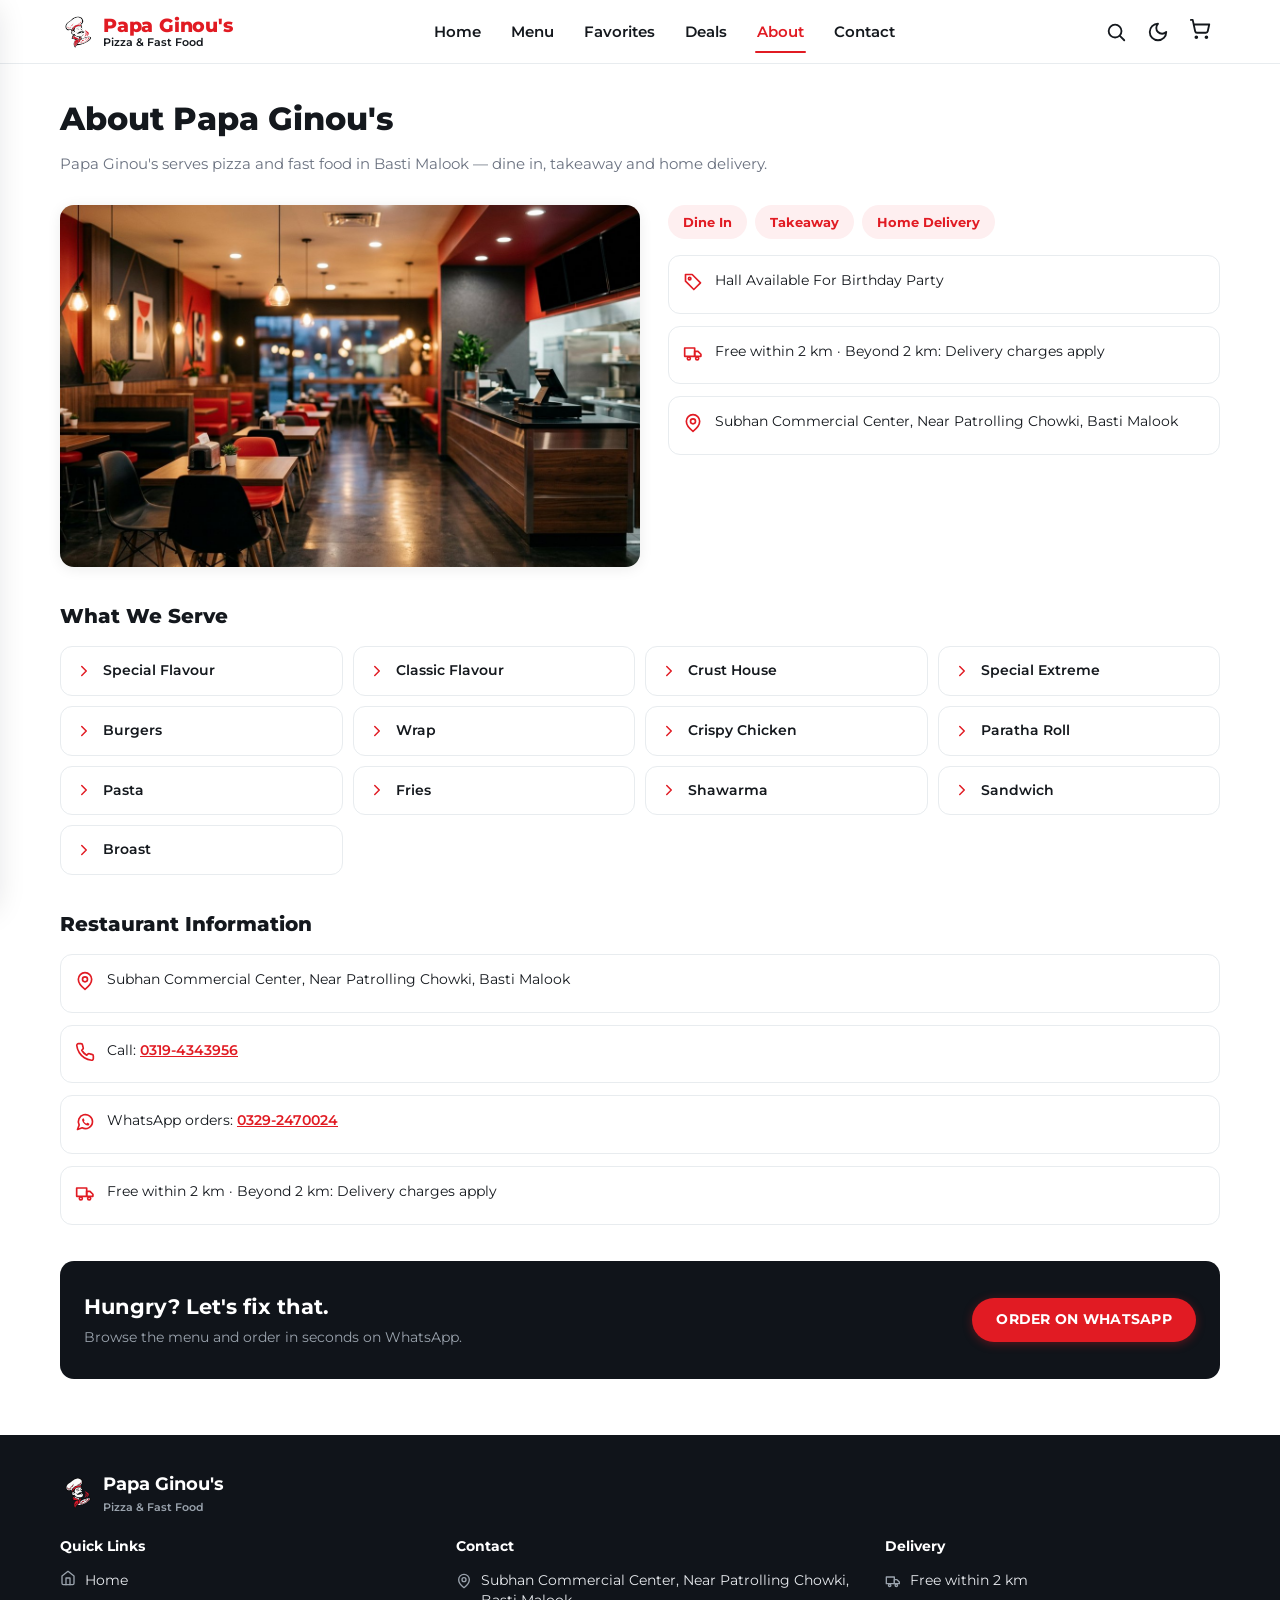
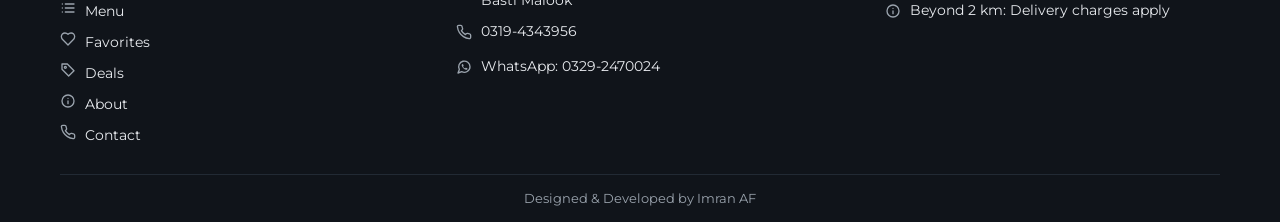
<file: about.html>
<!DOCTYPE html>
<html lang="en" data-theme="light">
<head>
<meta charset="UTF-8">
<meta name="viewport" content="width=device-width, initial-scale=1">
<title>About Papa Ginou's | Pizza &amp; Fast Food in Basti Malook</title>
<meta name="description" content="About Papa Ginou's — Pizza &amp; Fast Food in Basti Malook. Dine in, takeaway and home delivery.">
<meta name="theme-color" content="#E11B23">
<link rel="canonical" href="https://papaginous-website.vercel.app/about.html">
<link rel="icon" href="assets/images/brand/favicon.ico" sizes="any">
<link rel="apple-touch-icon" href="assets/images/brand/apple-touch-icon.png">
<link rel="manifest" href="manifest.webmanifest">
<meta property="og:type" content="website">
<meta property="og:site_name" content="Papa Ginou's — Pizza &amp; Fast Food">
<meta property="og:title" content="About Papa Ginou's | Pizza &amp; Fast Food in Basti Malook">
<meta property="og:description" content="Pizza &amp; Fast Food in Basti Malook. Dine in, takeaway and home delivery.">
<meta property="og:url" content="https://papaginous-website.vercel.app/about.html">
<meta property="og:image" content="https://papaginous-website.vercel.app/assets/images/brand/og-cover.jpg">
<meta name="twitter:card" content="summary_large_image">
<meta name="twitter:title" content="About Papa Ginou's | Pizza &amp; Fast Food in Basti Malook">
<meta name="twitter:description" content="Pizza &amp; Fast Food in Basti Malook. Dine in, takeaway and home delivery.">
<meta name="twitter:image" content="https://papaginous-website.vercel.app/assets/images/brand/og-cover.jpg">
<script>try{if((localStorage.getItem('papaGinousTheme')||(matchMedia('(prefers-color-scheme: dark)').matches?'dark':'light'))==='dark')document.documentElement.setAttribute('data-theme','dark')}catch(e){}</script>
<link rel="preconnect" href="https://fonts.googleapis.com">
<link rel="preconnect" href="https://fonts.gstatic.com" crossorigin>
<link href="https://fonts.googleapis.com/css2?family=Montserrat:wght@400;500;600;700;800&display=swap" rel="stylesheet">
<link rel="stylesheet" href="css/global.css">
<link rel="stylesheet" href="css/about.css">
</head>
<body data-page="about">
<header class="site-header">
  <div class="container header-in">
    <button class="icon-btn hamburger" data-drawer-open aria-label="Open menu" data-icon="menu"></button>
    <a class="brand" href="index.html" aria-label="Papa Ginou's — home">
      <img class="brand-mark" data-brand-logo src="assets/images/brand/logo-icon.svg" alt="Papa Ginou's logo" width="34" height="34">
      <span class="brand-text"><strong data-brand-name>Papa Ginou's</strong><small data-brand-tagline>Pizza &amp; Fast Food</small></span>
    </a>
    <nav class="main-nav" aria-label="Primary">
      <a href="index.html" data-nav="home">Home</a>
      <a href="menu.html" data-nav="menu">Menu</a>
      <a href="favorites.html" data-nav="favorites">Favorites</a>
      <a href="menu.html#deals" data-nav="deals">Deals</a>
      <a href="about.html" data-nav="about">About</a>
      <a href="contact.html" data-nav="contact">Contact</a>
    </nav>
    <div class="header-actions">
      <button class="icon-btn search-btn" data-search-go aria-label="Search the menu" data-icon="search"></button>
      <button class="icon-btn" data-theme-btn aria-label="Switch theme"></button>
      <a class="icon-btn" href="cart.html" aria-label="Open cart"><span data-icon="cart" aria-hidden="true"></span><span class="cart-count" data-cart-badge hidden>0</span></a>
    </div>
  </div>
</header>

<div class="drawer-backdrop"></div>
<aside class="drawer" id="drawer" aria-label="Site menu">
  <div class="drawer-head">
    <a class="brand" href="index.html" aria-label="Papa Ginou's — home">
      <img class="brand-mark" data-brand-logo src="assets/images/brand/logo-icon.svg" alt="Papa Ginou's logo" width="34" height="34">
      <span class="brand-text"><strong data-brand-name>Papa Ginou's</strong><small data-brand-tagline>Pizza &amp; Fast Food</small></span>
    </a>
    <button class="icon-btn" data-drawer-close aria-label="Close menu" data-icon="x"></button>
  </div>
  <nav aria-label="Mobile">
    <a href="index.html" data-nav="home"><span data-icon="home" aria-hidden="true"></span>Home</a>
    <a href="menu.html" data-nav="menu"><span data-icon="list" aria-hidden="true"></span>Menu</a>
    <a href="favorites.html" data-nav="favorites"><span data-icon="heart" aria-hidden="true"></span>Favorites</a>
    <a href="menu.html#deals" data-nav="deals"><span data-icon="tag" aria-hidden="true"></span>Deals</a>
    <a href="about.html" data-nav="about"><span data-icon="info" aria-hidden="true"></span>About</a>
    <a href="contact.html" data-nav="contact"><span data-icon="phone" aria-hidden="true"></span>Contact</a>
    <a href="menu.html" data-search-go><span data-icon="search" aria-hidden="true"></span>Search menu</a>
  </nav>
  <div class="drawer-foot">
    <a class="btn btn-primary btn-block" data-wa-order href="https://wa.me/923292470024"><span data-icon="whatsapp" aria-hidden="true"></span>Order on WhatsApp</a>
    <p class="drawer-delivery"><span data-icon="truck" aria-hidden="true"></span><span><span data-delivery-free>Free within 2 km</span> · <span data-delivery-beyond>Beyond 2 km: Delivery charges apply</span></span></p>
  </div>
</aside>

<main>
  <div class="container">
    <div class="about-intro">
      <h1>About Papa Ginou's</h1>
      <p>Papa Ginou's serves pizza and fast food in Basti Malook — dine in, takeaway and home delivery.</p>
    </div>
    <div class="about-split">
      <div class="about-img"><img src="assets/images/about/about-shop.jpg" alt="Papa Ginou's restaurant" loading="lazy" decoding="async"></div>
      <div>
        <div class="service-chips" id="service-chips"></div>
        <ul class="info-list">
          <li id="hall-row" hidden><span data-icon="tag" aria-hidden="true"></span><span id="hall-note"></span></li>
          <li><span data-icon="truck" aria-hidden="true"></span><span><span data-delivery-free>Free within 2 km</span> · <span data-delivery-beyond>Beyond 2 km: Delivery charges apply</span></span></li>
          <li><span data-icon="map-pin" aria-hidden="true"></span><span data-address>Subhan Commercial Center, Near Patrolling Chowki, Basti Malook</span></li>
        </ul>
      </div>
    </div>
    <div class="about-block">
      <h2>What We Serve</h2>
      <div class="serve-grid" id="serve-grid"></div>
    </div>
    <div class="about-block">
      <h2>Restaurant Information</h2>
      <ul class="info-list">
        <li><span data-icon="map-pin" aria-hidden="true"></span><span data-address>Subhan Commercial Center, Near Patrolling Chowki, Basti Malook</span></li>
        <li><span data-icon="phone" aria-hidden="true"></span><span>Call: <a data-call-link href="tel:+923194343956"><span data-phone-text>0319-4343956</span></a></span></li>
        <li><span data-icon="whatsapp" aria-hidden="true"></span><span>WhatsApp orders: <a data-wa-order href="https://wa.me/923292470024"><span data-wa-text>0329-2470024</span></a></span></li>
        <li><span data-icon="truck" aria-hidden="true"></span><span><span data-delivery-free>Free within 2 km</span> · <span data-delivery-beyond>Beyond 2 km: Delivery charges apply</span></span></li>
      </ul>
    </div>
    <div class="cta-band">
      <div><h2>Hungry? Let's fix that.</h2><p>Browse the menu and order in seconds on WhatsApp.</p></div>
      <a class="btn btn-primary" data-wa-order href="https://wa.me/923292470024">ORDER ON WHATSAPP</a>
    </div>
  </div>
</main>

<footer class="site-footer">
  <div class="container footer-in">
    <div class="footer-brand">
      <img class="brand-mark" data-brand-logo src="assets/images/brand/logo-icon.svg" alt="Papa Ginou's logo" width="34" height="34">
      <span><strong data-brand-name>Papa Ginou's</strong><small data-brand-tagline>Pizza &amp; Fast Food</small></span>
    </div>
    <div class="footer-grid">
      <div><h3>Quick Links</h3>
        <ul class="footer-links">
          <li><a href="index.html"><span data-icon="home" aria-hidden="true"></span>Home</a></li>
          <li><a href="menu.html"><span data-icon="list" aria-hidden="true"></span>Menu</a></li>
          <li><a href="favorites.html"><span data-icon="heart" aria-hidden="true"></span>Favorites</a></li>
          <li><a href="menu.html#deals"><span data-icon="tag" aria-hidden="true"></span>Deals</a></li>
          <li><a href="about.html"><span data-icon="info" aria-hidden="true"></span>About</a></li>
          <li><a href="contact.html"><span data-icon="phone" aria-hidden="true"></span>Contact</a></li>
        </ul>
      </div>
      <div><h3>Contact</h3>
        <ul class="footer-contact">
          <li><span data-icon="map-pin" aria-hidden="true"></span><span data-address>Subhan Commercial Center, Near Patrolling Chowki, Basti Malook</span></li>
          <li><span data-icon="phone" aria-hidden="true"></span><a data-call-link href="tel:+923194343956"><span data-phone-text>0319-4343956</span></a></li>
          <li><span data-icon="whatsapp" aria-hidden="true"></span><a data-wa-order href="https://wa.me/923292470024">WhatsApp: <span data-wa-text>0329-2470024</span></a></li>
        </ul>
      </div>
      <div class="footer-delivery"><h3>Delivery</h3>
        <p><span data-icon="truck" aria-hidden="true"></span><span data-delivery-free>Free within 2 km</span></p>
        <p><span data-icon="info" aria-hidden="true"></span><span data-delivery-beyond>Beyond 2 km: Delivery charges apply</span></p>
        <div class="social-row" data-socials></div>
      </div>
    </div>
    <div class="footer-bottom"><span data-footer-credit>Designed &amp; Developed by Imran AF</span></div>
  </div>
</footer>

<nav class="bottom-nav" aria-label="Mobile">
  <ul>
    <li><a href="index.html" data-nav="home"><span data-icon="home" aria-hidden="true"></span><span>Home</span></a></li>
    <li><a href="menu.html" data-nav="menu"><span data-icon="list" aria-hidden="true"></span><span>Menu</span></a></li>
    <li><a href="favorites.html" data-nav="favorites"><span data-icon="heart" aria-hidden="true"></span><span>Favorites</span></a></li>
    <li><a href="cart.html" data-nav="cart"><span data-icon="cart" aria-hidden="true"></span><span>Cart</span><span class="cart-count" data-cart-badge hidden>0</span></a></li>
  </ul>
</nav>

<div class="modal-backdrop"><div class="modal" role="dialog" aria-modal="true" aria-label="Choose options"></div></div>
<div class="toast-root" aria-live="polite"></div>
<noscript><div class="container"><p class="noscript-card"><strong>JavaScript is required.</strong> Please enable JavaScript to browse the menu, use the cart, and place an order.</p></div></noscript>
<script src="js/global.js" defer></script>
<script defer>
document.addEventListener('DOMContentLoaded', function () {
  PG.ready.then(function () { return PG.catalogReady; }).then(function () {
    return fetch('data/about.json').then(function (r) { return r.json(); });
  }).then(function (about) {
    var chips = document.getElementById('service-chips');
    (about.services || []).forEach(function (s) {
      var el = document.createElement('span'); el.textContent = s; chips.appendChild(el);
    });
    if (about.hallNote) {
      document.getElementById('hall-row').hidden = false;
      document.getElementById('hall-note').textContent = about.hallNote;
    }
    var grid = document.getElementById('serve-grid');
    grid.innerHTML = PG.sortedCategories().map(function (c) {
      return '<a href="menu.html?category=' + encodeURIComponent(c.id) + '#menu">' + PG.icon('chevron-right') + '<span>' + PG.esc(c.name) + '</span></a>';
    }).join('');
  }).catch(function () { PG.fatal('Could not load this page. Please check your connection and retry.'); });
});
</script>
</body>
</html>
</file>
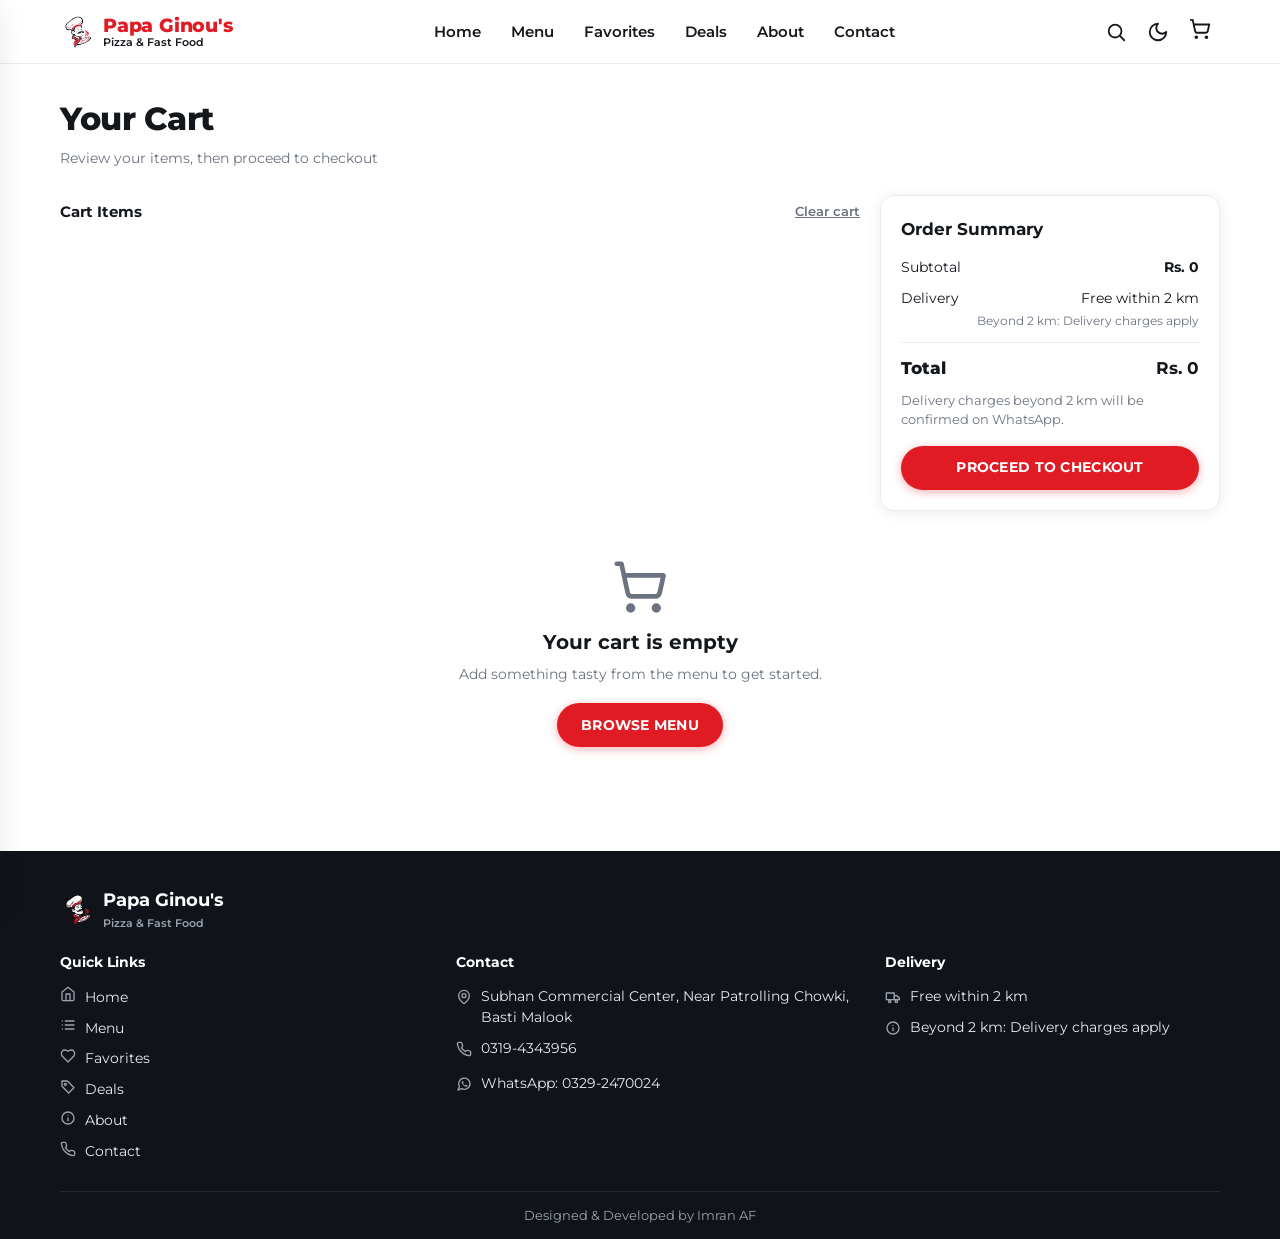
<file: cart.html>
<!DOCTYPE html>
<html lang="en" data-theme="light">
<head>
<meta charset="UTF-8">
<meta name="viewport" content="width=device-width, initial-scale=1">
<title>Cart — Papa Ginou's</title>
<meta name="description" content="Your cart at Papa Ginou's.">
<meta name="robots" content="noindex">
<meta name="theme-color" content="#E11B23">
<link rel="icon" href="assets/images/brand/favicon.ico" sizes="any">
<link rel="apple-touch-icon" href="assets/images/brand/apple-touch-icon.png">
<link rel="manifest" href="manifest.webmanifest">
<script>try{if((localStorage.getItem('papaGinousTheme')||(matchMedia('(prefers-color-scheme: dark)').matches?'dark':'light'))==='dark')document.documentElement.setAttribute('data-theme','dark')}catch(e){}</script>
<link rel="preconnect" href="https://fonts.googleapis.com">
<link rel="preconnect" href="https://fonts.gstatic.com" crossorigin>
<link href="https://fonts.googleapis.com/css2?family=Montserrat:wght@400;500;600;700;800&display=swap" rel="stylesheet">
<link rel="stylesheet" href="css/global.css">
<link rel="stylesheet" href="css/menu.css">
<link rel="stylesheet" href="css/cart.css">
</head>
<body data-page="cart">
<header class="site-header">
  <div class="container header-in">
    <button class="icon-btn hamburger" data-drawer-open aria-label="Open menu" data-icon="menu"></button>
    <a class="brand" href="index.html" aria-label="Papa Ginou's — home">
      <img class="brand-mark" data-brand-logo src="assets/images/brand/logo-icon.svg" alt="Papa Ginou's logo" width="34" height="34">
      <span class="brand-text"><strong data-brand-name>Papa Ginou's</strong><small data-brand-tagline>Pizza &amp; Fast Food</small></span>
    </a>
    <nav class="main-nav" aria-label="Primary">
      <a href="index.html" data-nav="home">Home</a>
      <a href="menu.html" data-nav="menu">Menu</a>
      <a href="favorites.html" data-nav="favorites">Favorites</a>
      <a href="menu.html#deals" data-nav="deals">Deals</a>
      <a href="about.html" data-nav="about">About</a>
      <a href="contact.html" data-nav="contact">Contact</a>
    </nav>
    <div class="header-actions">
      <button class="icon-btn search-btn" data-search-go aria-label="Search the menu" data-icon="search"></button>
      <button class="icon-btn" data-theme-btn aria-label="Switch theme"></button>
      <a class="icon-btn" href="cart.html" aria-label="Open cart"><span data-icon="cart" aria-hidden="true"></span><span class="cart-count" data-cart-badge hidden>0</span></a>
    </div>
  </div>
</header>

<div class="drawer-backdrop"></div>
<aside class="drawer" id="drawer" aria-label="Site menu">
  <div class="drawer-head">
    <a class="brand" href="index.html" aria-label="Papa Ginou's — home">
      <img class="brand-mark" data-brand-logo src="assets/images/brand/logo-icon.svg" alt="Papa Ginou's logo" width="34" height="34">
      <span class="brand-text"><strong data-brand-name>Papa Ginou's</strong><small data-brand-tagline>Pizza &amp; Fast Food</small></span>
    </a>
    <button class="icon-btn" data-drawer-close aria-label="Close menu" data-icon="x"></button>
  </div>
  <nav aria-label="Mobile">
    <a href="index.html" data-nav="home"><span data-icon="home" aria-hidden="true"></span>Home</a>
    <a href="menu.html" data-nav="menu"><span data-icon="list" aria-hidden="true"></span>Menu</a>
    <a href="favorites.html" data-nav="favorites"><span data-icon="heart" aria-hidden="true"></span>Favorites</a>
    <a href="menu.html#deals" data-nav="deals"><span data-icon="tag" aria-hidden="true"></span>Deals</a>
    <a href="about.html" data-nav="about"><span data-icon="info" aria-hidden="true"></span>About</a>
    <a href="contact.html" data-nav="contact"><span data-icon="phone" aria-hidden="true"></span>Contact</a>
    <a href="menu.html" data-search-go><span data-icon="search" aria-hidden="true"></span>Search menu</a>
  </nav>
  <div class="drawer-foot">
    <a class="btn btn-primary btn-block" data-wa-order href="https://wa.me/923292470024"><span data-icon="whatsapp" aria-hidden="true"></span>Order on WhatsApp</a>
    <p class="drawer-delivery"><span data-icon="truck" aria-hidden="true"></span><span><span data-delivery-free>Free within 2 km</span> · <span data-delivery-beyond>Beyond 2 km: Delivery charges apply</span></span></p>
  </div>
</aside>

<main>
  <div class="container page-head">
    <h1>Your Cart</h1>
    <p>Review your items, then proceed to checkout</p>
  </div>
  <div class="container">
    <div class="cart-layout" id="cart-layout" hidden>
      <div>
        <div class="cart-actions">
          <strong>Cart Items</strong>
          <button class="link-btn" data-clear-cart>Clear cart</button>
        </div>
        <div class="cart-lines" id="cart-lines"></div>
      </div>
      <aside class="summary" aria-label="Order summary">
        <h2>Order Summary</h2>
        <div class="sum-row"><span>Subtotal</span><strong id="sum-subtotal">Rs. 0</strong></div>
        <div class="sum-row"><span>Delivery</span><span style="text-align:right"><span data-delivery-free>Free within 2 km</span><br><small style="color:var(--muted)" data-delivery-beyond>Beyond 2 km: Delivery charges apply</small></span></div>
        <div class="sum-row total"><span>Total</span><strong id="sum-total">Rs. 0</strong></div>
        <p class="sum-note" data-delivery-disclaimer>Delivery charges beyond 2 km will be confirmed on WhatsApp.</p>
        <a class="btn btn-primary btn-block" href="checkout.html">PROCEED TO CHECKOUT</a>
      </aside>
    </div>
    <div class="empty-state" id="cart-empty" hidden>
      <span data-icon="cart" data-append aria-hidden="true" style="display:flex;justify-content:center"></span>
      <h2>Your cart is empty</h2>
      <p>Add something tasty from the menu to get started.</p>
      <a class="btn btn-primary" href="menu.html">BROWSE MENU</a>
    </div>
  </div>
</main>

<footer class="site-footer">
  <div class="container footer-in">
    <div class="footer-brand">
      <img class="brand-mark" data-brand-logo src="assets/images/brand/logo-icon.svg" alt="Papa Ginou's logo" width="34" height="34">
      <span><strong data-brand-name>Papa Ginou's</strong><small data-brand-tagline>Pizza &amp; Fast Food</small></span>
    </div>
    <div class="footer-grid">
      <div><h3>Quick Links</h3>
        <ul class="footer-links">
          <li><a href="index.html"><span data-icon="home" aria-hidden="true"></span>Home</a></li>
          <li><a href="menu.html"><span data-icon="list" aria-hidden="true"></span>Menu</a></li>
          <li><a href="favorites.html"><span data-icon="heart" aria-hidden="true"></span>Favorites</a></li>
          <li><a href="menu.html#deals"><span data-icon="tag" aria-hidden="true"></span>Deals</a></li>
          <li><a href="about.html"><span data-icon="info" aria-hidden="true"></span>About</a></li>
          <li><a href="contact.html"><span data-icon="phone" aria-hidden="true"></span>Contact</a></li>
        </ul>
      </div>
      <div><h3>Contact</h3>
        <ul class="footer-contact">
          <li><span data-icon="map-pin" aria-hidden="true"></span><span data-address>Subhan Commercial Center, Near Patrolling Chowki, Basti Malook</span></li>
          <li><span data-icon="phone" aria-hidden="true"></span><a data-call-link href="tel:+923194343956"><span data-phone-text>0319-4343956</span></a></li>
          <li><span data-icon="whatsapp" aria-hidden="true"></span><a data-wa-order href="https://wa.me/923292470024">WhatsApp: <span data-wa-text>0329-2470024</span></a></li>
        </ul>
      </div>
      <div class="footer-delivery"><h3>Delivery</h3>
        <p><span data-icon="truck" aria-hidden="true"></span><span data-delivery-free>Free within 2 km</span></p>
        <p><span data-icon="info" aria-hidden="true"></span><span data-delivery-beyond>Beyond 2 km: Delivery charges apply</span></p>
        <div class="social-row" data-socials></div>
      </div>
    </div>
    <div class="footer-bottom"><span data-footer-credit>Designed &amp; Developed by Imran AF</span></div>
  </div>
</footer>

<nav class="bottom-nav" aria-label="Mobile">
  <ul>
    <li><a href="index.html" data-nav="home"><span data-icon="home" aria-hidden="true"></span><span>Home</span></a></li>
    <li><a href="menu.html" data-nav="menu"><span data-icon="list" aria-hidden="true"></span><span>Menu</span></a></li>
    <li><a href="favorites.html" data-nav="favorites"><span data-icon="heart" aria-hidden="true"></span><span>Favorites</span></a></li>
    <li><a href="cart.html" data-nav="cart"><span data-icon="cart" aria-hidden="true"></span><span>Cart</span><span class="cart-count" data-cart-badge hidden>0</span></a></li>
  </ul>
</nav>

<div class="modal-backdrop"><div class="modal" role="dialog" aria-modal="true" aria-label="Choose options"></div></div>
<div class="toast-root" aria-live="polite"></div>
<noscript><div class="container"><p class="noscript-card"><strong>JavaScript is required.</strong> Please enable JavaScript to browse the menu, use the cart, and place an order.</p></div></noscript>
<script src="js/global.js" defer></script>
<script src="js/cart.js" defer></script>
</body>
</html>
</file>
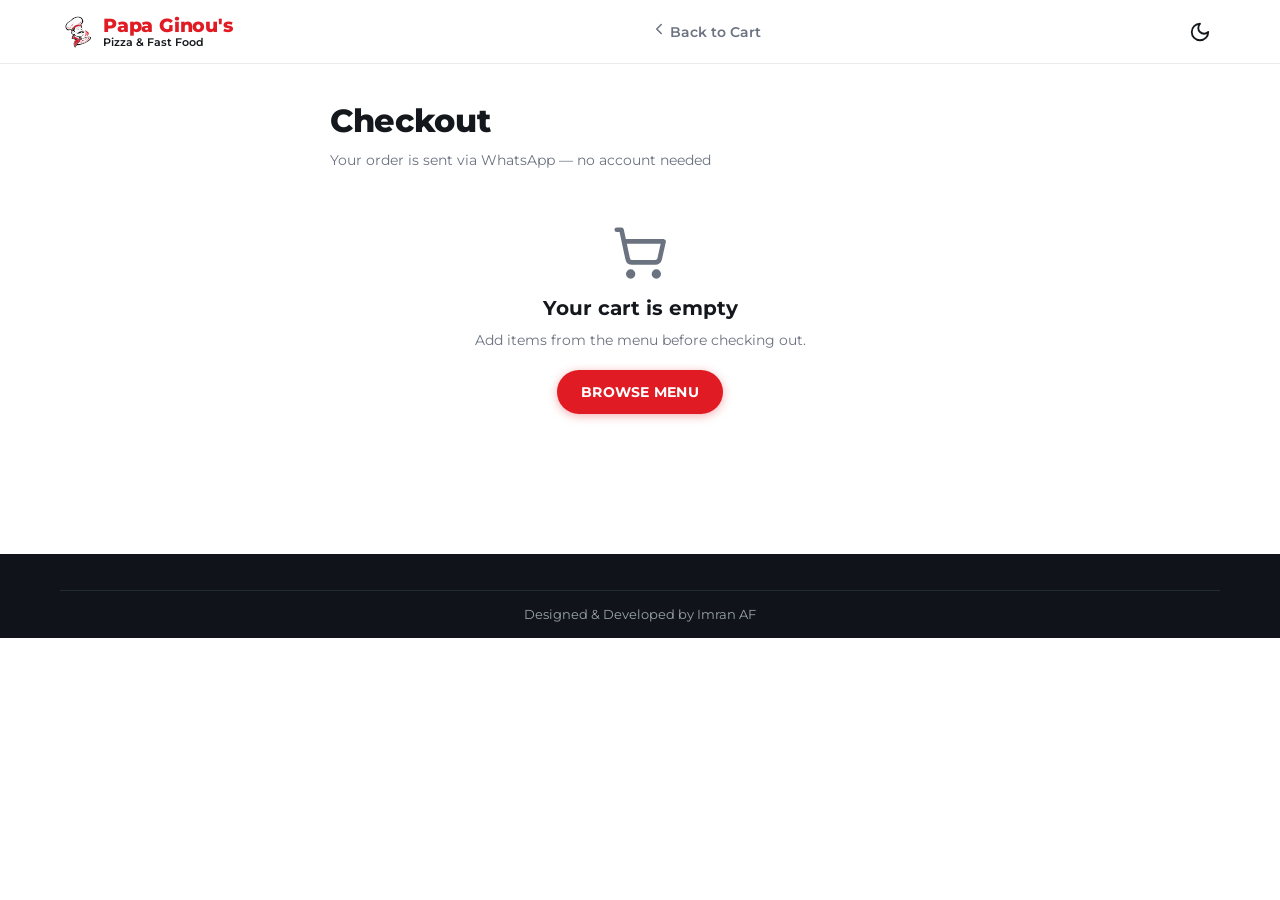
<file: checkout.html>
<!DOCTYPE html>
<html lang="en" data-theme="light">
<head>
<meta charset="UTF-8">
<meta name="viewport" content="width=device-width, initial-scale=1">
<title>Checkout — Papa Ginou's</title>
<meta name="description" content="Checkout at Papa Ginou's.">
<meta name="robots" content="noindex">
<meta name="theme-color" content="#E11B23">
<link rel="icon" href="assets/images/brand/favicon.ico" sizes="any">
<link rel="apple-touch-icon" href="assets/images/brand/apple-touch-icon.png">
<link rel="manifest" href="manifest.webmanifest">
<script>try{if((localStorage.getItem('papaGinousTheme')||(matchMedia('(prefers-color-scheme: dark)').matches?'dark':'light'))==='dark')document.documentElement.setAttribute('data-theme','dark')}catch(e){}</script>
<link rel="preconnect" href="https://fonts.googleapis.com">
<link rel="preconnect" href="https://fonts.gstatic.com" crossorigin>
<link href="https://fonts.googleapis.com/css2?family=Montserrat:wght@400;500;600;700;800&display=swap" rel="stylesheet">
<link rel="stylesheet" href="css/global.css">
<link rel="stylesheet" href="css/menu.css">
<link rel="stylesheet" href="css/cart.css">
<link rel="stylesheet" href="css/checkout.css">
</head>
<body data-page="checkout" class="checkout">
<header class="site-header">
  <div class="container header-in">
    <a class="brand" href="index.html" aria-label="Papa Ginou's — home">
      <img class="brand-mark" data-brand-logo src="assets/images/brand/logo-icon.svg" alt="Papa Ginou's logo" width="34" height="34">
      <span class="brand-text"><strong data-brand-name>Papa Ginou's</strong><small data-brand-tagline>Pizza &amp; Fast Food</small></span>
    </a>
    <a class="back-link" href="cart.html"><span data-icon="chevron-left" aria-hidden="true"></span>Back to Cart</a>
    <div class="header-actions">
      <button class="icon-btn" data-theme-btn aria-label="Switch theme"></button>
    </div>
  </div>
</header>

<main>
  <div class="container checkout-wrap">
    <div class="page-head" style="padding-top:6px">
      <h1>Checkout</h1>
      <p>Your order is sent via WhatsApp — no account needed</p>
    </div>
    <div class="empty-state" id="checkout-empty" hidden>
      <span data-icon="cart" data-append aria-hidden="true" style="display:flex;justify-content:center"></span>
      <h2>Your cart is empty</h2>
      <p>Add items from the menu before checking out.</p>
      <a class="btn btn-primary" href="menu.html">BROWSE MENU</a>
    </div>
    <div id="checkout-main" hidden>
      <form id="checkout-form" novalidate>
        <div class="checkout-card">
          <h2>Customer Information</h2>
          <p class="card-sub">Where should we deliver your order?</p>
          <div class="field" id="f-name">
            <label for="in-name">Full name</label>
            <input id="in-name" name="name" type="text" autocomplete="name" maxlength="80" aria-describedby="e-name">
            <p class="err" id="e-name"></p>
          </div>
          <div class="field" id="f-phone">
            <label for="in-phone">Phone number</label>
            <input id="in-phone" name="phone" type="tel" inputmode="tel" autocomplete="tel" maxlength="20" placeholder="03xx-xxxxxxx" aria-describedby="e-phone">
            <p class="err" id="e-phone"></p>
          </div>
          <div class="field" id="f-address">
            <label for="in-address">Delivery address</label>
            <input id="in-address" name="address" type="text" autocomplete="street-address" maxlength="200" aria-describedby="e-address">
            <p class="err" id="e-address"></p>
          </div>
          <div class="field" id="f-note">
            <label for="in-note">Note (optional)</label>
            <textarea id="in-note" name="note" maxlength="300" aria-describedby="e-note" placeholder="Anything we should know?"></textarea>
            <p class="err" id="e-note"></p>
          </div>
        </div>
        <div class="checkout-card">
          <h2>Order Review</h2>
          <p class="card-sub"><a href="cart.html" style="color:var(--red);font-weight:600">Edit cart</a></p>
          <div id="review-lines"></div>
          <div class="sum-row" style="margin-top:12px"><span>Subtotal</span><strong id="co-subtotal">Rs. 0</strong></div>
          <div class="sum-row"><span>Delivery</span><span style="text-align:right"><span data-delivery-free>Free within 2 km</span><br><small style="color:var(--muted)" data-delivery-beyond>Beyond 2 km: Delivery charges apply</small></span></div>
          <div class="sum-row total"><span>Total</span><strong id="co-total">Rs. 0</strong></div>
          <p class="sum-note">Delivery charges beyond 2 km will be confirmed on WhatsApp.</p>
        </div>
        <p class="offline-note">You're offline — reconnect to place your order via WhatsApp.</p>
        <button class="btn btn-primary btn-block" id="place-order" type="submit">PLACE ORDER ON WHATSAPP</button>
      </form>
    </div>
    <div class="checkout-card success-card" id="checkout-success" hidden>
      <span data-icon="check" data-append aria-hidden="true" style="display:flex;justify-content:center;color:#22A355"></span>
      <h2>Your order is ready in WhatsApp</h2>
      <p>Press send in WhatsApp to confirm it with the restaurant.</p>
      <p>Your cart is kept until you clear it.</p>
      <div class="success-actions">
        <a class="btn btn-primary" id="reopen-wa" href="https://wa.me/923292470024" target="_blank" rel="noopener">Open WhatsApp again</a>
        <button class="btn btn-outline" id="success-clear" type="button">Clear cart &amp; new order</button>
      </div>
      <p class="wa-fallback-wrap"><a id="wa-fallback" href="https://wa.me/923292470024">WhatsApp didn&apos;t open? Tap here to open it in this tab.</a></p>
    </div>
  </div>
</main>

<footer class="site-footer">
  <div class="container footer-in">
    <div class="footer-bottom"><span data-footer-credit>Designed &amp; Developed by Imran AF</span></div>
  </div>
</footer>

<div class="toast-root" aria-live="polite"></div>
<noscript><div class="container"><p class="noscript-card"><strong>JavaScript is required.</strong> Please enable JavaScript to browse the menu, use the cart, and place an order.</p></div></noscript>
<script src="js/global.js" defer></script>
<script src="js/checkout.js" defer></script>
</body>
</html>
</file>
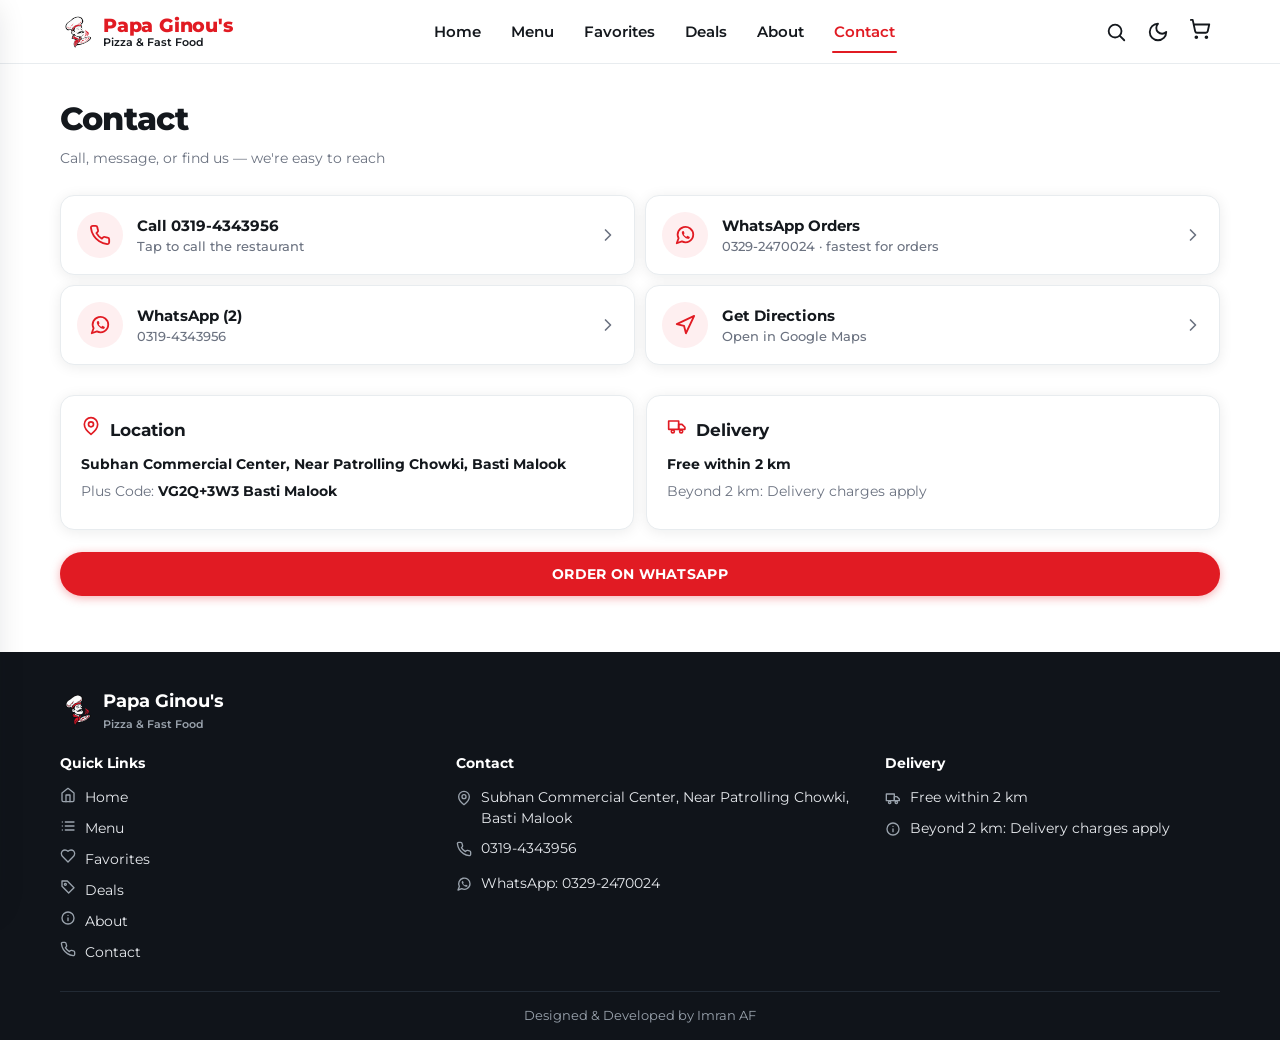
<file: contact.html>
<!DOCTYPE html>
<html lang="en" data-theme="light">
<head>
<meta charset="UTF-8">
<meta name="viewport" content="width=device-width, initial-scale=1">
<title>Contact &amp; Location | Papa Ginou's Pizza in Basti Malook</title>
<meta name="description" content="Contact Papa Ginou's in Basti Malook: call, WhatsApp, get directions and check delivery information.">
<meta name="theme-color" content="#E11B23">
<link rel="canonical" href="https://papaginous-website.vercel.app/contact.html">
<link rel="icon" href="assets/images/brand/favicon.ico" sizes="any">
<link rel="apple-touch-icon" href="assets/images/brand/apple-touch-icon.png">
<link rel="manifest" href="manifest.webmanifest">
<meta property="og:type" content="website">
<meta property="og:site_name" content="Papa Ginou's — Pizza &amp; Fast Food">
<meta property="og:title" content="Contact &amp; Location | Papa Ginou's Pizza in Basti Malook">
<meta property="og:description" content="Call, WhatsApp, location and delivery information.">
<meta property="og:url" content="https://papaginous-website.vercel.app/contact.html">
<meta property="og:image" content="https://papaginous-website.vercel.app/assets/images/brand/og-cover.jpg">
<meta name="twitter:card" content="summary_large_image">
<meta name="twitter:title" content="Contact &amp; Location | Papa Ginou's Pizza in Basti Malook">
<meta name="twitter:description" content="Call, WhatsApp, location and delivery information.">
<meta name="twitter:image" content="https://papaginous-website.vercel.app/assets/images/brand/og-cover.jpg">
<script>try{if((localStorage.getItem('papaGinousTheme')||(matchMedia('(prefers-color-scheme: dark)').matches?'dark':'light'))==='dark')document.documentElement.setAttribute('data-theme','dark')}catch(e){}</script>
<link rel="preconnect" href="https://fonts.googleapis.com">
<link rel="preconnect" href="https://fonts.gstatic.com" crossorigin>
<link href="https://fonts.googleapis.com/css2?family=Montserrat:wght@400;500;600;700;800&display=swap" rel="stylesheet">
<link rel="stylesheet" href="css/global.css">
<link rel="stylesheet" href="css/contact.css">
</head>
<body data-page="contact">
<header class="site-header">
  <div class="container header-in">
    <button class="icon-btn hamburger" data-drawer-open aria-label="Open menu" data-icon="menu"></button>
    <a class="brand" href="index.html" aria-label="Papa Ginou's — home">
      <img class="brand-mark" data-brand-logo src="assets/images/brand/logo-icon.svg" alt="Papa Ginou's logo" width="34" height="34">
      <span class="brand-text"><strong data-brand-name>Papa Ginou's</strong><small data-brand-tagline>Pizza &amp; Fast Food</small></span>
    </a>
    <nav class="main-nav" aria-label="Primary">
      <a href="index.html" data-nav="home">Home</a>
      <a href="menu.html" data-nav="menu">Menu</a>
      <a href="favorites.html" data-nav="favorites">Favorites</a>
      <a href="menu.html#deals" data-nav="deals">Deals</a>
      <a href="about.html" data-nav="about">About</a>
      <a href="contact.html" data-nav="contact">Contact</a>
    </nav>
    <div class="header-actions">
      <button class="icon-btn search-btn" data-search-go aria-label="Search the menu" data-icon="search"></button>
      <button class="icon-btn" data-theme-btn aria-label="Switch theme"></button>
      <a class="icon-btn" href="cart.html" aria-label="Open cart"><span data-icon="cart" aria-hidden="true"></span><span class="cart-count" data-cart-badge hidden>0</span></a>
    </div>
  </div>
</header>

<div class="drawer-backdrop"></div>
<aside class="drawer" id="drawer" aria-label="Site menu">
  <div class="drawer-head">
    <a class="brand" href="index.html" aria-label="Papa Ginou's — home">
      <img class="brand-mark" data-brand-logo src="assets/images/brand/logo-icon.svg" alt="Papa Ginou's logo" width="34" height="34">
      <span class="brand-text"><strong data-brand-name>Papa Ginou's</strong><small data-brand-tagline>Pizza &amp; Fast Food</small></span>
    </a>
    <button class="icon-btn" data-drawer-close aria-label="Close menu" data-icon="x"></button>
  </div>
  <nav aria-label="Mobile">
    <a href="index.html" data-nav="home"><span data-icon="home" aria-hidden="true"></span>Home</a>
    <a href="menu.html" data-nav="menu"><span data-icon="list" aria-hidden="true"></span>Menu</a>
    <a href="favorites.html" data-nav="favorites"><span data-icon="heart" aria-hidden="true"></span>Favorites</a>
    <a href="menu.html#deals" data-nav="deals"><span data-icon="tag" aria-hidden="true"></span>Deals</a>
    <a href="about.html" data-nav="about"><span data-icon="info" aria-hidden="true"></span>About</a>
    <a href="contact.html" data-nav="contact"><span data-icon="phone" aria-hidden="true"></span>Contact</a>
    <a href="menu.html" data-search-go><span data-icon="search" aria-hidden="true"></span>Search menu</a>
  </nav>
  <div class="drawer-foot">
    <a class="btn btn-primary btn-block" data-wa-order href="https://wa.me/923292470024"><span data-icon="whatsapp" aria-hidden="true"></span>Order on WhatsApp</a>
    <p class="drawer-delivery"><span data-icon="truck" aria-hidden="true"></span><span><span data-delivery-free>Free within 2 km</span> · <span data-delivery-beyond>Beyond 2 km: Delivery charges apply</span></span></p>
  </div>
</aside>

<main>
  <div class="container">
    <div class="page-head" style="padding-left:0;padding-right:0">
      <h1>Contact</h1>
      <p>Call, message, or find us — we're easy to reach</p>
    </div>
    <div class="action-grid">
      <a class="action-btn" data-call-link href="tel:+923194343956">
        <span class="action-ic" data-icon="phone" aria-hidden="true"></span>
        <span>Call <span data-phone-text>0319-4343956</span><small>Tap to call the restaurant</small></span>
        <span data-icon="chevron-right" data-append aria-hidden="true" class="go" style="display:flex"></span>
      </a>
      <a class="action-btn" data-wa-order href="https://wa.me/923292470024">
        <span class="action-ic" data-icon="whatsapp" aria-hidden="true"></span>
        <span>WhatsApp Orders<small><span data-wa-text>0329-2470024</span> · fastest for orders</small></span>
        <span data-icon="chevron-right" data-append aria-hidden="true" class="go" style="display:flex"></span>
      </a>
      <a class="action-btn" id="wa2-btn" href="#" hidden>
        <span class="action-ic" data-icon="whatsapp" aria-hidden="true"></span>
        <span>WhatsApp (2)<small id="wa2-text"></small></span>
        <span data-icon="chevron-right" data-append aria-hidden="true" class="go" style="display:flex"></span>
      </a>
      <a class="action-btn" data-directions-link href="#">
        <span class="action-ic" data-icon="navigation" aria-hidden="true"></span>
        <span>Get Directions<small>Open in Google Maps</small></span>
        <span data-icon="chevron-right" data-append aria-hidden="true" class="go" style="display:flex"></span>
      </a>
    </div>
    <div class="contact-cards">
      <div class="contact-card">
        <h2><span data-icon="map-pin" aria-hidden="true"></span>Location</h2>
        <p><strong data-address>Subhan Commercial Center, Near Patrolling Chowki, Basti Malook</strong></p>
        <p>Plus Code: <strong id="plus-code">VG2Q+3W3 Basti Malook</strong></p>
      </div>
      <div class="contact-card" id="hours-card" hidden>
        <h2><span data-icon="clock" aria-hidden="true"></span>Opening Hours</h2>
        <ul class="hours-list" id="hours-list"></ul>
      </div>
      <div class="contact-card">
        <h2><span data-icon="truck" aria-hidden="true"></span>Delivery</h2>
        <p><strong data-delivery-free>Free within 2 km</strong></p>
        <p data-delivery-beyond>Beyond 2 km: Delivery charges apply</p>
      </div>
      <div class="contact-card" id="socials-card" hidden>
        <h2><span data-icon="info" aria-hidden="true"></span>Follow Us</h2>
        <div class="social-row" id="socials-list" style="display:flex"></div>
      </div>
    </div>
    <div style="margin-top:22px">
      <a class="btn btn-primary btn-block" data-wa-order href="https://wa.me/923292470024">ORDER ON WHATSAPP</a>
    </div>
  </div>
</main>

<footer class="site-footer">
  <div class="container footer-in">
    <div class="footer-brand">
      <img class="brand-mark" data-brand-logo src="assets/images/brand/logo-icon.svg" alt="Papa Ginou's logo" width="34" height="34">
      <span><strong data-brand-name>Papa Ginou's</strong><small data-brand-tagline>Pizza &amp; Fast Food</small></span>
    </div>
    <div class="footer-grid">
      <div><h3>Quick Links</h3>
        <ul class="footer-links">
          <li><a href="index.html"><span data-icon="home" aria-hidden="true"></span>Home</a></li>
          <li><a href="menu.html"><span data-icon="list" aria-hidden="true"></span>Menu</a></li>
          <li><a href="favorites.html"><span data-icon="heart" aria-hidden="true"></span>Favorites</a></li>
          <li><a href="menu.html#deals"><span data-icon="tag" aria-hidden="true"></span>Deals</a></li>
          <li><a href="about.html"><span data-icon="info" aria-hidden="true"></span>About</a></li>
          <li><a href="contact.html"><span data-icon="phone" aria-hidden="true"></span>Contact</a></li>
        </ul>
      </div>
      <div><h3>Contact</h3>
        <ul class="footer-contact">
          <li><span data-icon="map-pin" aria-hidden="true"></span><span data-address>Subhan Commercial Center, Near Patrolling Chowki, Basti Malook</span></li>
          <li><span data-icon="phone" aria-hidden="true"></span><a data-call-link href="tel:+923194343956"><span data-phone-text>0319-4343956</span></a></li>
          <li><span data-icon="whatsapp" aria-hidden="true"></span><a data-wa-order href="https://wa.me/923292470024">WhatsApp: <span data-wa-text>0329-2470024</span></a></li>
        </ul>
      </div>
      <div class="footer-delivery"><h3>Delivery</h3>
        <p><span data-icon="truck" aria-hidden="true"></span><span data-delivery-free>Free within 2 km</span></p>
        <p><span data-icon="info" aria-hidden="true"></span><span data-delivery-beyond>Beyond 2 km: Delivery charges apply</span></p>
        <div class="social-row" data-socials></div>
      </div>
    </div>
    <div class="footer-bottom"><span data-footer-credit>Designed &amp; Developed by Imran AF</span></div>
  </div>
</footer>

<nav class="bottom-nav" aria-label="Mobile">
  <ul>
    <li><a href="index.html" data-nav="home"><span data-icon="home" aria-hidden="true"></span><span>Home</span></a></li>
    <li><a href="menu.html" data-nav="menu"><span data-icon="list" aria-hidden="true"></span><span>Menu</span></a></li>
    <li><a href="favorites.html" data-nav="favorites"><span data-icon="heart" aria-hidden="true"></span><span>Favorites</span></a></li>
    <li><a href="cart.html" data-nav="cart"><span data-icon="cart" aria-hidden="true"></span><span>Cart</span><span class="cart-count" data-cart-badge hidden>0</span></a></li>
  </ul>
</nav>

<div class="modal-backdrop"><div class="modal" role="dialog" aria-modal="true" aria-label="Choose options"></div></div>
<div class="toast-root" aria-live="polite"></div>
<noscript><div class="container"><p class="noscript-card"><strong>JavaScript is required.</strong> Please enable JavaScript to browse the menu, use the cart, and place an order.</p></div></noscript>
<script src="js/global.js" defer></script>
<script defer>
document.addEventListener('DOMContentLoaded', function () {
  PG.ready.then(function () {
    var c = PG.contact;
    if (c.plusCode) document.getElementById('plus-code').textContent = c.plusCode;
    if (c.whatsappSecondaryIntl) {
      var b = document.getElementById('wa2-btn');
      b.hidden = false;
      b.href = 'https://wa.me/' + PG.waDigits(c.whatsappSecondaryIntl);
      b.target = '_blank'; b.rel = 'noopener';
      document.getElementById('wa2-text').textContent = c.whatsappSecondary || '';
    }
    if (Array.isArray(c.hours) && c.hours.length) {
      document.getElementById('hours-card').hidden = false;
      document.getElementById('hours-list').innerHTML = c.hours.map(function (h) {
        return '<li><span>' + PG.esc(h.days || '') + '</span><strong>' + PG.esc(h.time || '') + '</strong></li>';
      }).join('');
    }
    var socials = (c.socials || []).filter(function (s) { return s && s.url && /^https:\/\//i.test(s.url); });
    if (socials.length) {
      document.getElementById('socials-card').hidden = false;
      var map = { facebook: 'facebook', instagram: 'instagram', tiktok: 'tiktok', youtube: 'youtube' };
      document.getElementById('socials-list').innerHTML = socials.map(function (s) {
        var ic = map[String(s.platform || '').toLowerCase()] || 'info';
        return '<a href="' + PG.esc(s.url) + '" target="_blank" rel="noopener" aria-label="' + PG.esc(s.platform || 'Social link') + '">' + PG.icon(ic) + '</a>';
      }).join('');
    }
  }).catch(function () { PG.fatal('Could not load this page. Please check your connection and retry.'); });
});
</script>
</body>
</html>
</file>
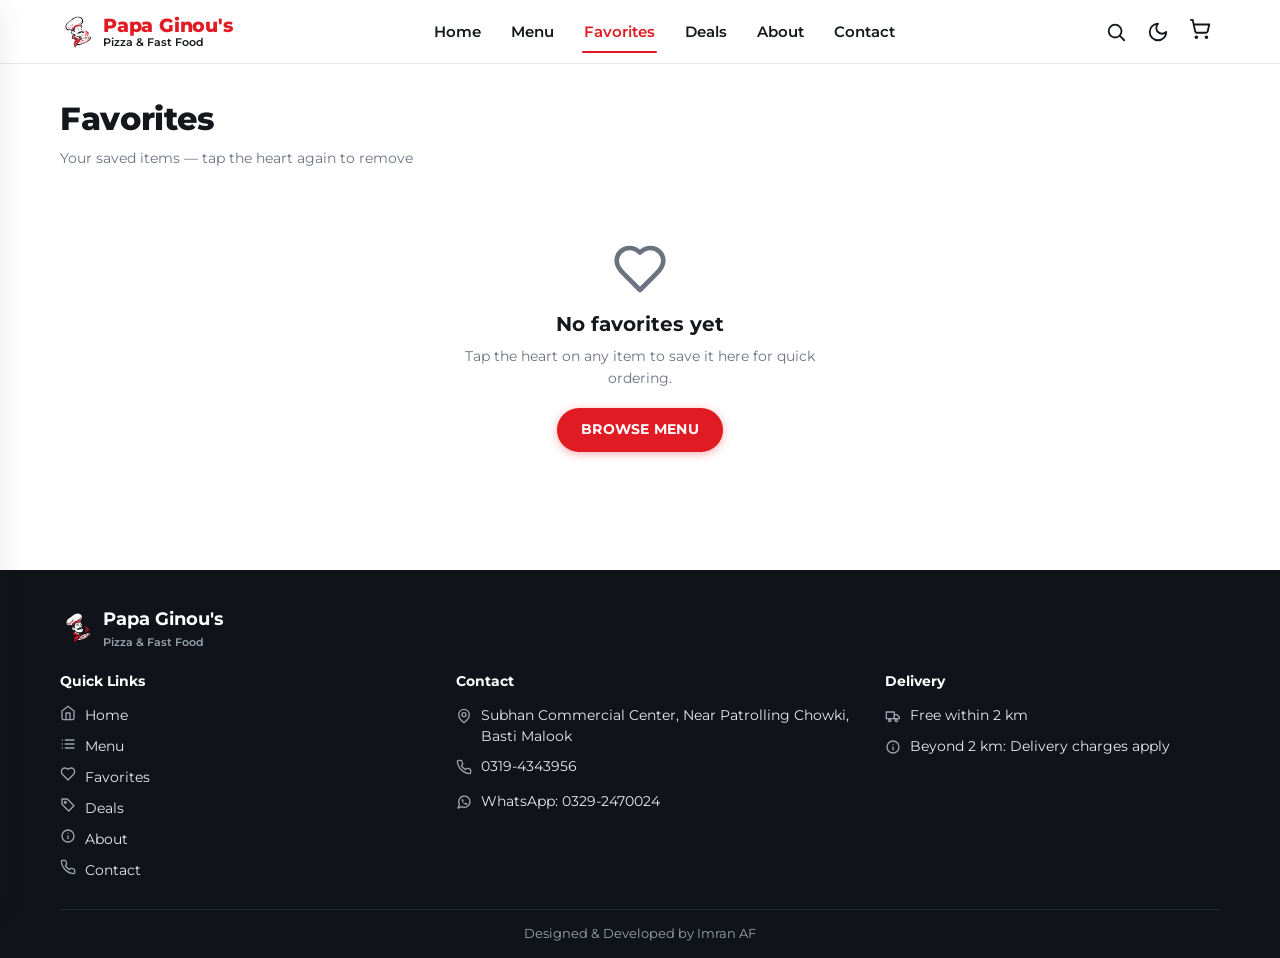
<file: favorites.html>
<!DOCTYPE html>
<html lang="en" data-theme="light">
<head>
<meta charset="UTF-8">
<meta name="viewport" content="width=device-width, initial-scale=1">
<title>Favorites — Papa Ginou's</title>
<meta name="description" content="Your saved favorite items at Papa Ginou's.">
<meta name="robots" content="noindex">
<meta name="theme-color" content="#E11B23">
<link rel="icon" href="assets/images/brand/favicon.ico" sizes="any">
<link rel="apple-touch-icon" href="assets/images/brand/apple-touch-icon.png">
<link rel="manifest" href="manifest.webmanifest">
<script>try{if((localStorage.getItem('papaGinousTheme')||(matchMedia('(prefers-color-scheme: dark)').matches?'dark':'light'))==='dark')document.documentElement.setAttribute('data-theme','dark')}catch(e){}</script>
<link rel="preconnect" href="https://fonts.googleapis.com">
<link rel="preconnect" href="https://fonts.gstatic.com" crossorigin>
<link href="https://fonts.googleapis.com/css2?family=Montserrat:wght@400;500;600;700;800&display=swap" rel="stylesheet">
<link rel="stylesheet" href="css/global.css">
<link rel="stylesheet" href="css/menu.css">
<link rel="stylesheet" href="css/favorites.css">
</head>
<body data-page="favorites">
<header class="site-header">
  <div class="container header-in">
    <button class="icon-btn hamburger" data-drawer-open aria-label="Open menu" data-icon="menu"></button>
    <a class="brand" href="index.html" aria-label="Papa Ginou's — home">
      <img class="brand-mark" data-brand-logo src="assets/images/brand/logo-icon.svg" alt="Papa Ginou's logo" width="34" height="34">
      <span class="brand-text"><strong data-brand-name>Papa Ginou's</strong><small data-brand-tagline>Pizza &amp; Fast Food</small></span>
    </a>
    <nav class="main-nav" aria-label="Primary">
      <a href="index.html" data-nav="home">Home</a>
      <a href="menu.html" data-nav="menu">Menu</a>
      <a href="favorites.html" data-nav="favorites">Favorites</a>
      <a href="menu.html#deals" data-nav="deals">Deals</a>
      <a href="about.html" data-nav="about">About</a>
      <a href="contact.html" data-nav="contact">Contact</a>
    </nav>
    <div class="header-actions">
      <button class="icon-btn search-btn" data-search-go aria-label="Search the menu" data-icon="search"></button>
      <button class="icon-btn" data-theme-btn aria-label="Switch theme"></button>
      <a class="icon-btn" href="cart.html" aria-label="Open cart"><span data-icon="cart" aria-hidden="true"></span><span class="cart-count" data-cart-badge hidden>0</span></a>
    </div>
  </div>
</header>

<div class="drawer-backdrop"></div>
<aside class="drawer" id="drawer" aria-label="Site menu">
  <div class="drawer-head">
    <a class="brand" href="index.html" aria-label="Papa Ginou's — home">
      <img class="brand-mark" data-brand-logo src="assets/images/brand/logo-icon.svg" alt="Papa Ginou's logo" width="34" height="34">
      <span class="brand-text"><strong data-brand-name>Papa Ginou's</strong><small data-brand-tagline>Pizza &amp; Fast Food</small></span>
    </a>
    <button class="icon-btn" data-drawer-close aria-label="Close menu" data-icon="x"></button>
  </div>
  <nav aria-label="Mobile">
    <a href="index.html" data-nav="home"><span data-icon="home" aria-hidden="true"></span>Home</a>
    <a href="menu.html" data-nav="menu"><span data-icon="list" aria-hidden="true"></span>Menu</a>
    <a href="favorites.html" data-nav="favorites"><span data-icon="heart" aria-hidden="true"></span>Favorites</a>
    <a href="menu.html#deals" data-nav="deals"><span data-icon="tag" aria-hidden="true"></span>Deals</a>
    <a href="about.html" data-nav="about"><span data-icon="info" aria-hidden="true"></span>About</a>
    <a href="contact.html" data-nav="contact"><span data-icon="phone" aria-hidden="true"></span>Contact</a>
    <a href="menu.html" data-search-go><span data-icon="search" aria-hidden="true"></span>Search menu</a>
  </nav>
  <div class="drawer-foot">
    <a class="btn btn-primary btn-block" data-wa-order href="https://wa.me/923292470024"><span data-icon="whatsapp" aria-hidden="true"></span>Order on WhatsApp</a>
    <p class="drawer-delivery"><span data-icon="truck" aria-hidden="true"></span><span><span data-delivery-free>Free within 2 km</span> · <span data-delivery-beyond>Beyond 2 km: Delivery charges apply</span></span></p>
  </div>
</aside>

<main>
  <div class="container page-head">
    <h1>Favorites</h1>
    <p>Your saved items — tap the heart again to remove</p>
  </div>
  <div class="container">
    <div class="fav-grid" id="fav-grid" hidden></div>
    <div class="empty-state" id="fav-empty" hidden>
      <span data-icon="heart" data-append aria-hidden="true" style="display:flex;justify-content:center"></span>
      <h2>No favorites yet</h2>
      <p>Tap the heart on any item to save it here for quick ordering.</p>
      <a class="btn btn-primary" href="menu.html">BROWSE MENU</a>
    </div>
  </div>
</main>

<footer class="site-footer">
  <div class="container footer-in">
    <div class="footer-brand">
      <img class="brand-mark" data-brand-logo src="assets/images/brand/logo-icon.svg" alt="Papa Ginou's logo" width="34" height="34">
      <span><strong data-brand-name>Papa Ginou's</strong><small data-brand-tagline>Pizza &amp; Fast Food</small></span>
    </div>
    <div class="footer-grid">
      <div><h3>Quick Links</h3>
        <ul class="footer-links">
          <li><a href="index.html"><span data-icon="home" aria-hidden="true"></span>Home</a></li>
          <li><a href="menu.html"><span data-icon="list" aria-hidden="true"></span>Menu</a></li>
          <li><a href="favorites.html"><span data-icon="heart" aria-hidden="true"></span>Favorites</a></li>
          <li><a href="menu.html#deals"><span data-icon="tag" aria-hidden="true"></span>Deals</a></li>
          <li><a href="about.html"><span data-icon="info" aria-hidden="true"></span>About</a></li>
          <li><a href="contact.html"><span data-icon="phone" aria-hidden="true"></span>Contact</a></li>
        </ul>
      </div>
      <div><h3>Contact</h3>
        <ul class="footer-contact">
          <li><span data-icon="map-pin" aria-hidden="true"></span><span data-address>Subhan Commercial Center, Near Patrolling Chowki, Basti Malook</span></li>
          <li><span data-icon="phone" aria-hidden="true"></span><a data-call-link href="tel:+923194343956"><span data-phone-text>0319-4343956</span></a></li>
          <li><span data-icon="whatsapp" aria-hidden="true"></span><a data-wa-order href="https://wa.me/923292470024">WhatsApp: <span data-wa-text>0329-2470024</span></a></li>
        </ul>
      </div>
      <div class="footer-delivery"><h3>Delivery</h3>
        <p><span data-icon="truck" aria-hidden="true"></span><span data-delivery-free>Free within 2 km</span></p>
        <p><span data-icon="info" aria-hidden="true"></span><span data-delivery-beyond>Beyond 2 km: Delivery charges apply</span></p>
        <div class="social-row" data-socials></div>
      </div>
    </div>
    <div class="footer-bottom"><span data-footer-credit>Designed &amp; Developed by Imran AF</span></div>
  </div>
</footer>

<nav class="bottom-nav" aria-label="Mobile">
  <ul>
    <li><a href="index.html" data-nav="home"><span data-icon="home" aria-hidden="true"></span><span>Home</span></a></li>
    <li><a href="menu.html" data-nav="menu"><span data-icon="list" aria-hidden="true"></span><span>Menu</span></a></li>
    <li><a href="favorites.html" data-nav="favorites"><span data-icon="heart" aria-hidden="true"></span><span>Favorites</span></a></li>
    <li><a href="cart.html" data-nav="cart"><span data-icon="cart" aria-hidden="true"></span><span>Cart</span><span class="cart-count" data-cart-badge hidden>0</span></a></li>
  </ul>
</nav>

<div class="modal-backdrop"><div class="modal" role="dialog" aria-modal="true" aria-label="Choose options"></div></div>
<div class="toast-root" aria-live="polite"></div>
<noscript><div class="container"><p class="noscript-card"><strong>JavaScript is required.</strong> Please enable JavaScript to browse the menu, use the cart, and place an order.</p></div></noscript>
<script src="js/global.js" defer></script>
<script src="js/favorites.js" defer></script>
</body>
</html>
</file>
<file: css/global.css>
/* Papa Ginou's — global design system (v2 locked tokens) */
:root{
  --red:#E11B23; --red-dark:#B81218; --gold:#FABD2C; --gold-ink:#2B2300;
  --bg:#FFFFFF; --bg-soft:#F5F8F8; --surface:#FFFFFF; --rose-soft:#FEEFF0;
  --ink:#14181D; --muted:#6B7280; --border:#E8ECEF;
  --footer-bg:#10141A; --footer-ink:#E7EAEE; --footer-muted:#9AA3AD;
  --shadow:0 2px 14px rgba(16,20,26,.08); --shadow-lg:0 8px 30px rgba(16,20,26,.14);
  --radius:14px; --radius-sm:10px;
  --header-h:64px; --bottomnav-h:64px;
  --font:'Montserrat',system-ui,-apple-system,'Segoe UI',Roboto,Arial,sans-serif;
}
html[data-theme="dark"]{
  --bg:#0C0E12; --bg-soft:#11151B; --surface:#14181D; --rose-soft:#2A1215;
  --ink:#F4F6F8; --muted:#9AA3AD; --border:#232B34;
  --shadow:0 2px 14px rgba(0,0,0,.45); --shadow-lg:0 8px 30px rgba(0,0,0,.55);
}
*{box-sizing:border-box}
html{scroll-behavior:smooth}
html:focus-within{scroll-behavior:smooth}
body{margin:0;font-family:var(--font);background:var(--bg);color:var(--ink);font-size:15px;line-height:1.55;-webkit-font-smoothing:antialiased}
img{max-width:100%;display:block}
a{color:inherit}
button{font-family:inherit;cursor:pointer}
:focus-visible{outline:2px solid var(--red);outline-offset:2px;border-radius:6px}
.container{max-width:1200px;margin:0 auto;padding:0 20px}
main{display:block;min-height:50vh}
section{scroll-margin-top:calc(var(--header-h) + 12px)}
.sr-only{position:absolute;width:1px;height:1px;padding:0;margin:-1px;overflow:hidden;clip:rect(0 0 0 0);white-space:nowrap;border:0}
.page-head{padding-top:30px;padding-bottom:6px}
.page-head h1{margin:0;font-size:clamp(24px,3.4vw,32px);font-weight:800;letter-spacing:-.01em}
.page-head p{margin:4px 0 0;color:var(--muted);font-size:14px}
.cart-thumb .img-fallback{min-height:0;height:100%;font-size:10px;padding:6px}
.cart-thumb .img-fallback svg{width:24px;height:24px}

/* ---------- Buttons ---------- */
.btn{display:inline-flex;align-items:center;justify-content:center;gap:8px;border:0;border-radius:999px;
  padding:11px 24px;font-weight:700;font-size:14px;letter-spacing:.02em;text-decoration:none;line-height:1.2;
  transition:background .15s ease,transform .1s ease,box-shadow .15s ease;min-height:44px}
.btn:active{transform:translateY(1px)}
.btn-primary{background:var(--red);color:#fff;box-shadow:0 2px 10px rgba(225,27,35,.35)}
.btn-primary:hover{background:var(--red-dark)}
.btn-outline{background:transparent;color:var(--red);border:1.5px solid var(--red)}
.btn-outline:hover{background:var(--rose-soft)}
.btn-block{width:100%}
.btn-sm{padding:8px 16px;font-size:13px;min-height:38px}
.btn[disabled],.btn.disabled{opacity:.5;cursor:not-allowed;box-shadow:none}
.icon-btn{display:inline-flex;align-items:center;justify-content:center;width:40px;height:40px;border-radius:50%;
  border:0;background:transparent;color:var(--ink);position:relative;transition:background .15s}
.icon-btn:hover{background:var(--bg-soft)}
html[data-theme="dark"] .icon-btn:hover{background:#1D232B}
.icon-btn svg{width:22px;height:22px}
.cart-count{position:absolute;top:2px;right:0;min-width:18px;height:18px;padding:0 4px;border-radius:999px;
  background:var(--red);color:#fff;font-size:11px;font-weight:700;display:flex;align-items:center;justify-content:center}
.cart-count[hidden]{display:none}

/* ---------- Header ---------- */
.site-header{position:sticky;top:0;z-index:60;background:var(--bg);border-bottom:1px solid var(--border);height:var(--header-h)}
.header-in{height:var(--header-h);display:flex;align-items:center;gap:12px}
.brand{display:flex;align-items:center;gap:9px;text-decoration:none;margin-right:auto}
.brand-mark{width:34px;height:34px;color:var(--red);flex:none}
.brand-text{display:flex;flex-direction:column;line-height:1.1}
.brand-text strong{font-size:19px;font-weight:800;color:var(--red);letter-spacing:-.01em}
.brand-text small{font-size:10.5px;font-weight:600;color:var(--ink)}
.main-nav{display:flex;gap:26px;margin:0 auto}
.main-nav a{text-decoration:none;font-size:14.5px;font-weight:600;color:var(--ink);padding:6px 2px;position:relative}
.main-nav a:hover{color:var(--red)}
.main-nav a.active{color:var(--red)}
.main-nav a.active::after{content:"";position:absolute;left:0;right:0;bottom:-4px;height:2.5px;border-radius:2px;background:var(--red)}
.header-actions{display:flex;align-items:center;gap:2px;margin-left:auto}
.hamburger{display:none}

/* ---------- Drawer ---------- */
.drawer-backdrop{position:fixed;inset:0;background:rgba(10,12,16,.5);opacity:0;pointer-events:none;transition:opacity .2s;z-index:80}
.drawer{position:fixed;top:0;left:0;bottom:0;width:min(320px,86vw);background:var(--bg);z-index:81;
  transform:translateX(-102%);transition:transform .25s ease;display:flex;flex-direction:column;box-shadow:var(--shadow-lg)}
body.drawer-open{overflow:hidden}
body.drawer-open .drawer{transform:none}
body.drawer-open .drawer-backdrop{opacity:1;pointer-events:auto}
.drawer-head{display:flex;align-items:center;justify-content:space-between;padding:14px 16px;border-bottom:1px solid var(--border)}
.drawer nav{display:flex;flex-direction:column;padding:10px 8px;gap:2px}
.drawer nav a{display:flex;align-items:center;gap:12px;padding:12px;border-radius:10px;text-decoration:none;font-weight:600;font-size:15px}
.drawer nav a svg{width:20px;height:20px;color:var(--muted)}
.drawer nav a:hover{background:var(--bg-soft)}
.drawer nav a.active{color:var(--red);background:var(--rose-soft)}
.drawer nav a.active svg{color:var(--red)}
.drawer-foot{margin-top:auto;padding:16px;border-top:1px solid var(--border);display:flex;flex-direction:column;gap:10px}
.drawer-delivery{display:flex;gap:8px;align-items:flex-start;font-size:13px;color:var(--muted)}
.drawer-delivery svg{width:18px;height:18px;flex:none;margin-top:2px}

/* ---------- Bottom nav (mobile) ---------- */
.bottom-nav{display:none;position:fixed;left:0;right:0;bottom:0;z-index:60;background:var(--bg);
  border-top:1px solid var(--border);padding-bottom:env(safe-area-inset-bottom)}
.bottom-nav ul{list-style:none;margin:0;padding:6px 8px;display:grid;grid-template-columns:repeat(4,1fr)}
.bottom-nav a{display:flex;flex-direction:column;align-items:center;gap:2px;text-decoration:none;font-size:11px;
  font-weight:600;color:var(--muted);padding:6px 0;position:relative}
.bottom-nav a svg{width:22px;height:22px}
.bottom-nav a.active{color:var(--red)}
.bottom-nav .cart-count{top:0;right:calc(50% - 22px)}

/* ---------- Section headers ---------- */
.sec-head{display:flex;align-items:flex-end;justify-content:space-between;gap:12px;margin:0 0 18px}
.sec-title{display:flex;gap:10px;align-items:flex-start}
.sec-bar{width:4px;height:24px;border-radius:2px;background:var(--red);margin-top:3px;flex:none}
.sec-title h2{margin:0;font-size:clamp(19px,2.4vw,24px);font-weight:800;letter-spacing:-.01em}
.sec-title p{margin:2px 0 0;font-size:13.5px;color:var(--muted)}
.sec-link{display:inline-flex;align-items:center;gap:4px;color:var(--red);font-weight:600;font-size:14px;
  text-decoration:none;white-space:nowrap;background:none;border:0;padding:8px 4px}
.sec-link svg{width:18px;height:18px}
.sec-link:hover{text-decoration:underline}

/* ---------- Cards ---------- */
.card{background:var(--surface);border-radius:var(--radius);box-shadow:var(--shadow);overflow:hidden;
  display:flex;flex-direction:column;border:1px solid transparent}
html[data-theme="dark"] .card{border-color:var(--border)}
.card-media{position:relative;aspect-ratio:4/3;overflow:hidden;background:var(--bg-soft)}
.card-media img{width:100%;height:100%;object-fit:cover}
.card-body{padding:14px;display:flex;flex-direction:column;gap:6px;flex:1;min-width:0}
.card-body h3{margin:0;font-size:15px;font-weight:700;line-height:1.35}
.card-price{margin:0;font-size:14.5px;font-weight:700}
.card-price s{color:var(--muted);font-weight:500;font-size:13px;margin-left:6px}

/*
 * Normal product descriptions remain compact.
 * Deal descriptions are overridden below so their
 * complete contents are always visible.
 */
.card-desc{
  margin:0;
  font-size:13px;
  color:var(--muted);
  display:-webkit-box;
  -webkit-line-clamp:2;
  -webkit-box-orient:vertical;
  overflow:hidden;
}

/* ---------- Deal content ---------- */
.deal-card .card-body{
  min-width:0;
  height:auto;
}

.deal-card .card-desc{
  display:block;
  white-space:normal;
  overflow:visible;
  text-overflow:clip;
  -webkit-line-clamp:unset;
  -webkit-box-orient:initial;
  height:auto;
  max-height:none;
  line-height:1.55;
}

.deal-card .card-price{
  flex:none;
}

.deal-card .card-body .btn{
  margin-top:auto;
}

.badge{position:absolute;top:10px;left:10px;padding:4px 12px;border-radius:999px;font-size:11.5px;font-weight:700;z-index:2}
.badge-gold{background:var(--gold);color:var(--gold-ink)}
.badge-red{background:var(--red);color:#fff}
.fav-btn{position:absolute;top:8px;right:8px;width:32px;height:32px;border-radius:50%;border:0;background:rgba(255,255,255,.95);
  display:flex;align-items:center;justify-content:center;z-index:2;box-shadow:0 1px 6px rgba(0,0,0,.2);color:#333}
.fav-btn svg{width:17px;height:17px}
.fav-btn[aria-pressed="true"]{color:var(--red)}
.card.unavailable .card-media img{filter:grayscale(.6);opacity:.6}
.unavail-chip{position:absolute;left:10px;bottom:10px;background:rgba(16,20,26,.82);color:#fff;font-size:11px;
  font-weight:600;padding:4px 10px;border-radius:999px;z-index:2}
.img-fallback{width:100%;height:100%;min-height:120px;display:flex;flex-direction:column;gap:6px;align-items:center;
  justify-content:center;background:var(--rose-soft);color:var(--red);font-size:12px;font-weight:600;padding:12px;text-align:center}
.img-fallback svg{width:34px;height:34px}

/* ---------- Carousels ---------- */
.carousel{position:relative}
.carousel-track{display:flex;gap:14px;overflow-x:auto;scroll-snap-type:x mandatory;scrollbar-width:none;
  padding:4px 2px 10px;margin:0 -2px}
.carousel-track::-webkit-scrollbar{display:none}
.carousel-track>*{scroll-snap-align:start;flex:none}
.carousel-btn{position:absolute;top:38%;width:38px;height:38px;border-radius:50%;border:0;background:var(--surface);
  box-shadow:var(--shadow-lg);display:flex;align-items:center;justify-content:center;color:var(--ink);z-index:3}
.carousel-btn svg{width:20px;height:20px}
.carousel-btn.prev{left:-8px}.carousel-btn.next{right:-8px}
.carousel-btn[hidden]{display:none}

/* ---------- Modal / bottom sheet ---------- */
.modal-backdrop{position:fixed;inset:0;background:rgba(10,12,16,.55);z-index:90;display:none;align-items:flex-end;justify-content:center}
.modal-backdrop.open{display:flex}
.modal{background:var(--bg);width:100%;max-width:440px;max-height:88vh;overflow:auto;border-radius:18px 18px 0 0;
  padding:20px;animation:sheetUp .25s ease}
@keyframes sheetUp{from{transform:translateY(30px);opacity:0}to{transform:none;opacity:1}}
.modal h2{margin:0 0 4px;font-size:18px}
.modal .modal-sub{margin:0 0 14px;color:var(--muted);font-size:13.5px}
.size-opt{display:flex;align-items:center;justify-content:space-between;gap:10px;width:100%;text-align:left;
  border:1.5px solid var(--border);background:var(--surface);border-radius:12px;padding:13px 14px;margin-bottom:10px;font-size:14.5px}
.size-opt strong{font-weight:700}
.size-opt .size-price{font-weight:700}
.size-opt[aria-checked="true"]{border-color:var(--red);background:var(--rose-soft)}
.modal-actions{display:flex;gap:10px;margin-top:6px}
.modal-actions .btn{flex:1}
.modal-close{position:absolute;top:12px;right:12px}
.modal-wrap{position:relative}

/* ---------- Toasts ---------- */
.toast-root{position:fixed;left:50%;transform:translateX(-50%);bottom:calc(var(--bottomnav-h) + 16px);z-index:120;
  display:flex;flex-direction:column;gap:8px;align-items:center;width:max-content;max-width:calc(100vw - 32px)}
.toast{display:flex;align-items:center;gap:12px;background:#1C2128;color:#fff;font-size:13.5px;font-weight:500;
  padding:11px 16px;border-radius:12px;box-shadow:var(--shadow-lg);animation:toastIn .2s ease;max-width:100%}
.toast a{color:var(--gold);font-weight:700;text-decoration:none;white-space:nowrap}
@keyframes toastIn{from{transform:translateY(8px);opacity:0}to{transform:none;opacity:1}}

/* ---------- Forms ---------- */
.field{margin-bottom:14px}
.field label{display:block;font-size:13.5px;font-weight:600;margin-bottom:6px}
.field input,.field textarea{width:100%;border:1.5px solid var(--border);border-radius:12px;background:var(--surface);
  color:var(--ink);font-family:inherit;font-size:15px;padding:12px 14px}
.field textarea{min-height:88px;resize:vertical}
.field input:focus,.field textarea:focus{outline:none;border-color:var(--red)}
.field .err{display:none;font-size:12.5px;color:var(--red);margin-top:5px;font-weight:500}
.field.invalid input,.field.invalid textarea{border-color:var(--red)}
.field.invalid .err{display:block}

/* ---------- Misc ---------- */
.skeleton{border-radius:var(--radius);background:linear-gradient(90deg,var(--bg-soft) 25%,var(--border) 50%,var(--bg-soft) 75%);
  background-size:200% 100%;animation:shimmer 1.2s infinite;min-height:230px}
@keyframes shimmer{to{background-position:-200% 0}}
.empty-state{text-align:center;padding:48px 20px;max-width:420px;margin:0 auto}
.empty-state svg{width:56px;height:56px;color:var(--muted);margin-bottom:12px}
.empty-state h2{margin:0 0 6px;font-size:20px}
.empty-state p{margin:0 0 18px;color:var(--muted);font-size:14px}
.error-card{background:var(--surface);border:1px solid var(--border);border-radius:var(--radius);padding:28px 20px;
  text-align:center;max-width:520px;margin:24px auto;box-shadow:var(--shadow)}
.error-card h2{margin:0 0 6px;font-size:19px}
.error-card p{color:var(--muted);font-size:14px;margin:0 0 16px}
.noscript-card{max-width:560px;margin:24px auto;background:var(--rose-soft);border:1px solid var(--red);
  border-radius:var(--radius);padding:18px 20px;font-size:14px}

/* ---------- Footer ---------- */
.site-footer{background:var(--footer-bg);color:var(--footer-ink);margin-top:56px}
.footer-in{padding-top:36px}
.footer-brand{display:flex;align-items:center;gap:9px;margin-bottom:20px}
.footer-brand .brand-mark{color:var(--red)}
.footer-brand strong{font-size:18px;color:#fff}
.footer-brand small{display:block;font-size:11px;color:var(--footer-muted);font-weight:600}
.footer-grid{display:grid;grid-template-columns:1.1fr 1.2fr 1fr;gap:28px;padding-bottom:28px}
.footer-grid h3{margin:0 0 12px;font-size:14px;font-weight:700;color:#fff}
.footer-links{list-style:none;margin:0;padding:0;display:flex;flex-direction:column;gap:9px}
.footer-links a{display:flex;align-items:center;gap:9px;text-decoration:none;font-size:13.5px;color:var(--footer-ink)}
.footer-links a:hover{color:#fff}
.footer-links svg{width:16px;height:16px;color:var(--footer-muted)}
.footer-contact{list-style:none;margin:0;padding:0;display:flex;flex-direction:column;gap:10px;font-size:13.5px}
.footer-contact li{display:flex;gap:9px;align-items:flex-start}
.footer-contact svg{width:16px;height:16px;flex:none;margin-top:3px;color:var(--footer-muted)}
.footer-contact a{color:var(--footer-ink);text-decoration:none}
.footer-contact a:hover{color:#fff}
.footer-delivery p{margin:0 0 6px;font-size:13.5px;display:flex;gap:9px;align-items:flex-start}
.footer-delivery svg{width:16px;height:16px;flex:none;margin-top:3px;color:var(--footer-muted)}
.social-row{display:flex;gap:10px;margin-top:12px}
.social-row:empty{display:none}
.social-row a{width:34px;height:34px;border-radius:50%;background:#222A34;display:flex;align-items:center;justify-content:center;color:#fff}
.social-row a:hover{background:var(--red)}
.social-row svg{width:16px;height:16px}
.footer-bottom{border-top:1px solid #222A34;padding:14px 0 calc(14px + env(safe-area-inset-bottom));text-align:center;
  font-size:12.5px;color:var(--footer-muted)}
body.checkout .footer-grid,body.checkout .footer-brand{display:none}
body.checkout .site-footer{margin-top:40px}

/* ---------- Responsive ---------- */
@media (max-width:1023px){
  .main-nav{gap:18px}
}
@media (max-width:767px){
  :root{--header-h:58px}
  .container{padding:0 14px}
  .hamburger{display:inline-flex}
  .main-nav{display:none}
  .brand{margin:0 auto}
  .brand-text strong{font-size:16.5px}
  .brand-text small{font-size:9.5px}
  .header-actions .search-btn{display:none}
  .header-in{gap:4px}
  body{padding-bottom:calc(var(--bottomnav-h) + env(safe-area-inset-bottom))}
  body.checkout{padding-bottom:0}
  body.checkout .bottom-nav{display:none!important}
  .bottom-nav{display:block}
  .toast-root{bottom:calc(var(--bottomnav-h) + 12px)}
  .footer-grid{grid-template-columns:1fr;gap:22px}
  .carousel-btn.prev:not(.keep-mobile){display:none}
}
@media (min-width:768px){
  .modal-backdrop{align-items:center;padding:20px}
  .modal{border-radius:18px;animation:none}
  .toast-root{left:auto;right:24px;transform:none;bottom:24px}
}
@media (prefers-reduced-motion:reduce){
  html{scroll-behavior:auto}
  *,*::before,*::after{animation-duration:.01ms!important;transition-duration:.01ms!important}
}

/* ---------- Round-2 fixes ---------- */
.ic{width:20px;height:20px;flex:none}
.btn .ic{width:17px;height:17px}
.brand-mark .ic{width:34px;height:34px;display:block}
img.brand-mark{width:34px;height:34px;display:block;object-fit:contain}
.delivery-banner .ic{width:34px;height:34px;color:var(--red)}
.stars .ic{width:14px;height:14px}
button{color:inherit}
.size-opt{color:var(--ink)}
.deal-card .card-price strong{color:var(--red)}
.action-btn .go{margin-left:auto;display:flex;color:var(--muted)}
.success-card .ic{width:54px;height:54px}
.card .btn{border-radius:12px}
.carousel-btn{background:#fff;color:#14181D;border:1px solid var(--border)}
html[data-theme="dark"] .sec-link,
html[data-theme="dark"] .deal-card .card-price strong,
html[data-theme="dark"] .field .err,
html[data-theme="dark"] .drawer nav a.active,
html[data-theme="dark"] .main-nav a.active,
html[data-theme="dark"] .main-nav a:hover,
html[data-theme="dark"] .bottom-nav a.active,
html[data-theme="dark"] .img-fallback,
html[data-theme="dark"] .service-chips span,
html[data-theme="dark"] .delivery-banner .ic,
html[data-theme="dark"] .back-link:hover,
html[data-theme="dark"] .link-btn:hover,
html[data-theme="dark"] .remove-btn:hover{color:#FF6B73}
@media (max-width:767px){
  .footer-grid{grid-template-columns:1fr 1.15fr .95fr;gap:14px}
  .footer-grid h3{font-size:12.5px;margin-bottom:10px}
  .footer-links a,.footer-contact li,.footer-delivery p{font-size:12px}
  .footer-contact li,.footer-delivery p{gap:7px}
}
</file>
<file: css/about.css>
/* About page */
.about-intro{padding:30px 0 6px;max-width:720px}
.about-intro h1{margin:0 0 8px;font-size:clamp(24px,3.4vw,32px);font-weight:800}
.about-intro p{margin:0;color:var(--muted);font-size:15px}
.about-split{display:grid;grid-template-columns:1fr;gap:20px;margin-top:24px;align-items:start}
.about-img{border-radius:var(--radius);overflow:hidden;box-shadow:var(--shadow);aspect-ratio:16/10;background:var(--bg-soft)}
.about-img img{width:100%;height:100%;object-fit:cover}
.service-chips{display:flex;flex-wrap:wrap;gap:8px;margin:0 0 16px}
.service-chips span{background:var(--rose-soft);color:var(--red);font-weight:700;font-size:13px;padding:7px 15px;border-radius:999px}
.about-block{margin-top:34px}
.about-block h2{margin:0 0 14px;font-size:20px;font-weight:800}
.serve-grid{display:grid;grid-template-columns:repeat(2,1fr);gap:10px}
.serve-grid a{display:flex;align-items:center;gap:10px;background:var(--surface);border:1px solid var(--border);
  border-radius:12px;padding:13px 14px;text-decoration:none;font-weight:600;font-size:14px}
.serve-grid a:hover{border-color:var(--red)}
.serve-grid svg{width:18px;height:18px;color:var(--red);flex:none}
.info-list{list-style:none;margin:0;padding:0;display:flex;flex-direction:column;gap:12px}
.info-list li{display:flex;gap:12px;align-items:flex-start;background:var(--surface);border:1px solid var(--border);
  border-radius:12px;padding:14px;font-size:14px}
.info-list svg{width:20px;height:20px;color:var(--red);flex:none;margin-top:2px}
.info-list a{color:var(--red);font-weight:600}
.cta-band{background:var(--footer-bg);color:#fff;border-radius:var(--radius);padding:30px 24px;margin-top:36px;
  display:flex;flex-wrap:wrap;gap:16px;align-items:center;justify-content:space-between}
.cta-band h2{margin:0 0 4px;font-size:21px}
.cta-band p{margin:0;color:var(--footer-muted);font-size:14px}
@media (min-width:768px){
  .about-split{grid-template-columns:1.05fr 1fr;gap:28px}
  .serve-grid{grid-template-columns:repeat(3,1fr)}
}
@media (min-width:1024px){.serve-grid{grid-template-columns:repeat(4,1fr)}}
</file>
<file: css/menu.css>
/* Menu page */
.page-head{padding-top:30px;padding-bottom:6px}
.page-head h1{margin:0;font-size:clamp(24px,3.4vw,32px);font-weight:800}
.page-head p{margin:4px 0 0;color:var(--muted);font-size:14px}

.menu-controls{
  position:sticky;
  top:var(--header-h);
  z-index:40;
  background:var(--bg);
  padding:12px 0;
  border-bottom:1px solid var(--border)
}

.search-wrap{position:relative;margin-bottom:12px}
.search-wrap svg{
  position:absolute;
  left:14px;
  top:50%;
  transform:translateY(-50%);
  width:19px;
  height:19px;
  color:var(--muted)
}
.search-wrap input{
  width:100%;
  border:1.5px solid var(--border);
  border-radius:999px;
  background:var(--surface);
  color:var(--ink);
  font-family:inherit;
  font-size:14.5px;
  padding:12px 40px 12px 42px
}
.search-wrap input:focus{outline:none;border-color:var(--red)}
.search-clear{
  position:absolute;
  right:8px;
  top:50%;
  transform:translateY(-50%);
  display:none
}
.search-clear.show{display:inline-flex}

.seg-tabs{
  display:flex;
  background:var(--bg-soft);
  border-radius:999px;
  padding:4px;
  margin-bottom:12px
}
html[data-theme="dark"] .seg-tabs{background:#1B212A}
.seg-tabs button{
  flex:1;
  border:0;
  background:none;
  border-radius:999px;
  padding:10px;
  font-family:inherit;
  font-size:14px;
  font-weight:700;
  color:var(--muted);
  min-height:44px
}
.seg-tabs button[aria-selected="true"]{
  background:var(--surface);
  color:var(--red);
  box-shadow:var(--shadow)
}

.cat-row{
  display:flex;
  gap:8px;
  overflow-x:auto;
  scrollbar-width:none;
  padding-bottom:4px
}
.cat-row::-webkit-scrollbar{display:none}
.cat-row button{
  flex:none;
  border:1.5px solid var(--border);
  background:var(--surface);
  color:var(--ink);
  border-radius:999px;
  padding:8px 16px;
  font-size:13.5px;
  font-weight:600;
  min-height:40px
}
.cat-row button[aria-pressed="true"]{
  background:var(--red);
  border-color:var(--red);
  color:#fff
}

.result-meta{
  font-size:13px;
  color:var(--muted);
  margin:16px 0 12px
}

.product-grid{
  display:grid;
  grid-template-columns:repeat(2,1fr);
  gap:12px
}
.product-grid .card-body{padding:12px}
.product-grid .card-body h3{font-size:13.5px}
.product-grid .card-price{font-size:13.5px}
.product-grid .btn{
  padding:9px 10px;
  font-size:12.5px;
  min-height:40px
}

/* ---------- Deals ---------- */
.deals-section{margin-top:44px}

.deals-section .deals-grid{
  display:grid;
  grid-template-columns:1fr;
  gap:14px
}

/*
 * Mobile and base layout:
 * deal cards are vertical so the image gets full width
 * and the complete deal contents have room to display.
 */
.deals-section .deal-card{
  flex-direction:column;
  height:auto;
  min-width:0
}

/* Full-width deal image */
.deals-section .deal-card .card-media{
  flex:none;
  width:100%;
  aspect-ratio:16/10;
  min-height:0
}

.deals-section .deal-card .card-media img{
  position:static;
  width:100%;
  height:100%;
  object-fit:cover
}

/* Allow deal content to grow naturally */
.deals-section .deal-card .card-body{
  min-width:0;
  height:auto;
  flex:1
}

/* Never clip the complete deal contents */
.deals-section .deal-card .card-desc{
  display:block;
  white-space:normal;
  overflow:visible;
  text-overflow:clip;
  -webkit-line-clamp:unset;
  -webkit-box-orient:initial;
  height:auto;
  max-height:none;
  line-height:1.55
}

/* Keep deal title readable */
.deals-section .deal-card .card-body h3{
  line-height:1.35
}

/* Keep pricing visible */
.deals-section .deal-card .card-price{
  flex:none
}

/* Keep the action button properly positioned */
.deals-section .deal-card .card-body .btn{
  margin-top:auto
}

.empty-results{
  text-align:center;
  padding:40px 16px;
  color:var(--muted)
}
.empty-results p{margin:0 0 14px}

@media (min-width:768px){
  .product-grid{
    grid-template-columns:repeat(3,1fr);
    gap:16px
  }

  .product-grid .card-body h3{font-size:15px}
  .product-grid .card-price{font-size:14.5px}
  .product-grid .btn{font-size:13.5px}

  .deals-section .deals-grid{
    grid-template-columns:repeat(2,1fr)
  }

  .deals-section .deal-card{
    flex-direction:column
  }

  .deals-section .deal-card .card-media{
    aspect-ratio:16/10
  }
}

@media (min-width:1024px){
  .product-grid{
    grid-template-columns:repeat(4,1fr)
  }

  .deals-section .deals-grid{
    grid-template-columns:repeat(3,1fr)
  }
}

.deliv-chip{
  display:flex;
  align-items:center;
  gap:6px;
  margin:6px 0 0;
  font-size:13px;
  color:var(--muted)
}
.deliv-chip svg{
  width:15px;
  height:15px;
  flex:none
}
</file>
<file: css/cart.css>
/* Cart page */
.cart-layout{display:grid;grid-template-columns:1fr;gap:20px;margin-top:20px;align-items:start}
.cart-lines{display:flex;flex-direction:column;gap:12px}
.cart-line{display:grid;grid-template-columns:84px 1fr auto;gap:12px;background:var(--surface);
  border:1px solid var(--border);border-radius:var(--radius);padding:12px;box-shadow:var(--shadow);align-items:center}
.cart-thumb{width:84px;height:84px;border-radius:10px;overflow:hidden;background:var(--bg-soft);flex:none}
.cart-thumb img{width:100%;height:100%;object-fit:cover}
.cart-info h3{margin:0 0 2px;font-size:14px}
.cart-info .variant{margin:0;font-size:12.5px;color:var(--muted)}
.cart-info .unit{margin:4px 0 0;font-size:13px;font-weight:600}
.cart-right{display:flex;flex-direction:column;align-items:flex-end;gap:8px}
.line-total{font-weight:800;font-size:15px}
.stepper{display:flex;align-items:center;gap:2px;border:1.5px solid var(--border);border-radius:999px;padding:2px}
.stepper button{width:32px;height:32px;border-radius:50%;border:0;background:transparent;color:var(--ink);
  display:flex;align-items:center;justify-content:center}
.stepper button:hover{background:var(--bg-soft)}
.stepper button svg{width:16px;height:16px}
.stepper .qty{min-width:26px;text-align:center;font-weight:700;font-size:14px}
.remove-btn{background:none;border:0;color:var(--muted);display:inline-flex;align-items:center;gap:5px;font-size:12.5px;font-weight:600;padding:6px 4px}
.remove-btn:hover{color:var(--red)}
.remove-btn svg{width:15px;height:15px}
.summary{background:var(--surface);border:1px solid var(--border);border-radius:var(--radius);padding:20px;box-shadow:var(--shadow)}
.summary h2{margin:0 0 14px;font-size:17px}
.sum-row{display:flex;justify-content:space-between;font-size:14px;margin-bottom:10px}
.sum-row.total{font-size:17px;font-weight:800;border-top:1px solid var(--border);padding-top:12px;margin-top:4px}
.sum-note{font-size:12.5px;color:var(--muted);margin:10px 0 16px}
.cart-actions{display:flex;justify-content:space-between;align-items:center;margin-bottom:4px}
.link-btn{background:none;border:0;color:var(--muted);font-size:13px;font-weight:600;text-decoration:underline;padding:8px 0}
.link-btn:hover{color:var(--red)}
@media (min-width:900px){
  .cart-layout{grid-template-columns:1fr 340px}
  .summary{position:sticky;top:calc(var(--header-h) + 16px)}
}
</file>
<file: css/checkout.css>
/* Checkout page */
.checkout-wrap{max-width:660px;margin:0 auto;padding-top:26px;padding-bottom:10px}
.checkout-card{background:var(--surface);border:1px solid var(--border);border-radius:var(--radius);padding:22px;
  box-shadow:var(--shadow);margin-bottom:16px}
.checkout-card h2{margin:0 0 4px;font-size:18px}
.checkout-card .card-sub{margin:0 0 16px;font-size:13.5px;color:var(--muted)}
.review-line{display:flex;justify-content:space-between;gap:10px;font-size:14px;padding:9px 0;border-bottom:1px dashed var(--border)}
.review-line:last-child{border:0}
.review-line .rl-name{font-weight:600}
.review-line .rl-name small{display:block;font-weight:500;color:var(--muted);font-size:12.5px}
.review-line .rl-total{font-weight:700;white-space:nowrap}
.offline-note{display:none;background:var(--rose-soft);border:1px solid var(--red);border-radius:12px;padding:12px 14px;
  font-size:13.5px;margin-bottom:14px}
body.is-offline .offline-note{display:block}
body.is-offline #place-order{opacity:.5;pointer-events:none}
.success-card{text-align:center;padding:36px 22px}
.success-card svg.big{width:60px;height:60px;color:#22A355;margin-bottom:10px}
.success-card h2{margin:0 0 8px}
.success-card p{color:var(--muted);font-size:14px;margin:0 0 8px}
.success-actions{display:flex;gap:10px;margin-top:18px;flex-wrap:wrap}
.success-actions .btn{flex:1;min-width:200px}
/* Simplified checkout header */
.back-link{display:inline-flex;align-items:center;gap:2px;font-size:13.5px;font-weight:600;color:var(--muted);
  text-decoration:none;margin-left:auto;margin-right:2px;padding:10px 8px;white-space:nowrap}
.back-link:hover{color:var(--red)}
.back-link svg{width:18px;height:18px}
body.checkout .brand{margin-right:0}

#reopen-wa{text-decoration:none}
.wa-fallback-wrap{margin:10px 0 0;text-align:center;font-size:13px}
.wa-fallback-wrap a{color:var(--muted);text-decoration:underline}
</file>
<file: css/contact.css>
/* Contact page */
.action-grid{display:grid;grid-template-columns:1fr;gap:10px;margin:20px 0 30px}
.action-btn{display:flex;align-items:center;gap:14px;background:var(--surface);border:1.5px solid var(--border);
  border-radius:var(--radius);padding:16px;text-decoration:none;font-weight:700;font-size:15px;box-shadow:var(--shadow)}
.action-btn:hover{border-color:var(--red)}
.action-btn .action-ic{width:46px;height:46px;border-radius:50%;background:var(--rose-soft);color:var(--red);
  display:flex;align-items:center;justify-content:center;flex:none}
.action-btn .action-ic svg{width:22px;height:22px}
.action-btn small{display:block;font-weight:500;color:var(--muted);font-size:12.5px}
.action-btn svg.go{margin-left:auto;width:20px;height:20px;color:var(--muted)}
.contact-cards{display:grid;grid-template-columns:1fr;gap:12px}
.contact-card{background:var(--surface);border:1px solid var(--border);border-radius:var(--radius);padding:20px;box-shadow:var(--shadow)}
.contact-card h2{margin:0 0 10px;font-size:17px;display:flex;align-items:center;gap:9px}
.contact-card h2 svg{width:20px;height:20px;color:var(--red)}
.contact-card p{margin:0 0 6px;font-size:14px;color:var(--muted)}
.contact-card p strong{color:var(--ink)}
.hours-list{list-style:none;margin:0;padding:0;font-size:14px}
.hours-list li{display:flex;justify-content:space-between;padding:7px 0;border-bottom:1px dashed var(--border)}
.hours-list li:last-child{border:0}
@media (min-width:768px){
  .action-grid{grid-template-columns:repeat(2,1fr)}
  .contact-cards{grid-template-columns:repeat(2,1fr)}
}
</file>
<file: css/favorites.css>
/* Favorites page */
.fav-grid{display:grid;grid-template-columns:repeat(2,1fr);gap:12px;margin-top:18px}
.fav-grid .card-body{padding:12px}
.fav-grid .card-body h3{font-size:13.5px}
.fav-grid .btn{padding:9px 10px;font-size:12.5px;min-height:40px}
@media (min-width:768px){
  .fav-grid{grid-template-columns:repeat(3,1fr);gap:16px}
  .fav-grid .card-body h3{font-size:15px}
  .fav-grid .btn{font-size:13.5px}
}
@media (min-width:1024px){.fav-grid{grid-template-columns:repeat(4,1fr)}}
</file>
